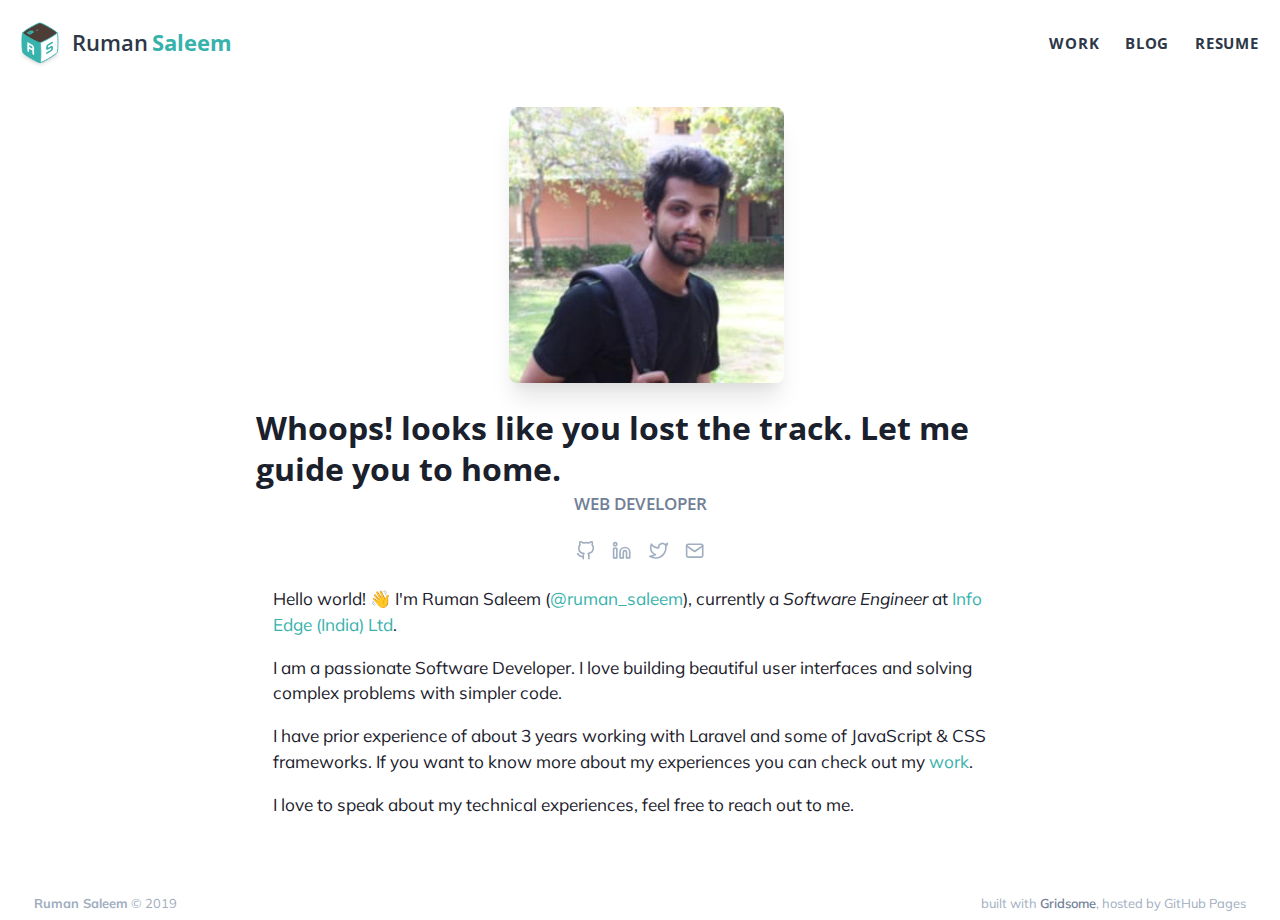
<file: index.html>
<!DOCTYPE html>
<html data-html-server-rendered="true" lang="en" data-vue-tag="lang">
  <head>
    <title data-vue-tag="true">Home - Ruman Saleem</title><meta data-vue-tag="true" charset="utf-8"><meta data-vue-tag="true" name="generator" content="Gridsome v0.6.5"><meta data-vue-tag="true" data-key="viewport" name="viewport" content="width=device-width, initial-scale=1, viewport-fit=cover"><meta data-vue-tag="true" data-key="format-detection" name="format-detection" content="telephone=no"><link data-vue-tag="true" rel="icon" type="image/png" sizes="16x17" href="/assets/static/favicon.ce0531f.3b051f8.png"><link data-vue-tag="true" rel="icon" type="image/png" sizes="32x33" href="/assets/static/favicon.ac8d93a.3b051f8.png"><link data-vue-tag="true" rel="icon" type="image/png" sizes="96x97" href="/assets/static/favicon.b9532cc.3b051f8.png"><link data-vue-tag="true" rel="apple-touch-icon" type="image/png" sizes="76x77" href="/assets/static/favicon.f22e9f3.3b051f8.png"><link data-vue-tag="true" rel="apple-touch-icon" type="image/png" sizes="152x154" href="/assets/static/favicon.62d22cb.3b051f8.png"><link data-vue-tag="true" rel="apple-touch-icon" type="image/png" sizes="120x121" href="/assets/static/favicon.1539b60.3b051f8.png"><link data-vue-tag="true" rel="apple-touch-icon" type="image/png" sizes="167x169" href="/assets/static/favicon.dc0cdc5.3b051f8.png"><link data-vue-tag="true" rel="apple-touch-icon" type="image/png" sizes="180x182" href="/assets/static/favicon.7b22250.3b051f8.png"><link data-vue-tag="true" prefetch="true" rel="stylesheet" href="https://fonts.googleapis.com/css?family=Open+Sans:400,600,700,800&amp;display=swap"><link data-vue-tag="true" prefetch="true" rel="stylesheet" href="https://fonts.googleapis.com/css?family=Muli:300,400,400i,700&amp;display=swap"><noscript data-vue-tag="true" ><style>.g-image--loading{display:none;}</style></noscript><link rel="preload" href="/assets/css/1.styles.74a27e79.css" as="style"><link rel="preload" href="/assets/js/app.4be2b7c7.js" as="script"><link rel="preload" href="/assets/js/page--src--pages--index-vue.a8c343c5.js" as="script"><link rel="prefetch" href="/assets/js/page--src--pages--404-vue.34b04264.js"><link rel="prefetch" href="/assets/js/page--src--pages--blog-vue.c2eff53d.js"><link rel="prefetch" href="/assets/js/page--src--pages--resume-vue.38adaaad.js"><link rel="prefetch" href="/assets/js/page--src--pages--work-vue.c6d4383b.js"><link rel="prefetch" href="/assets/js/page--src--templates--blog-post-vue.f62b1c23.js"><link rel="prefetch" href="/assets/js/vendors~page--src--pages--blog-vue~page--src--pages--index-vue~page--src--pages--resume-vue~page--sr~06fe6185.b87edc87.js"><link rel="stylesheet" href="/assets/css/1.styles.74a27e79.css">
  </head>
  <body data-vue-tag="">
    <div id="app" data-server-rendered="true" class="min-h-screen flex flex-col text-gray-900 leading-tight"><div class="py-2 sm:py-4 font-sans print:hidden text-gray-800"><div class="container mx-auto px-4 flex flex-col sm:flex-row justify-between items-center"><a href="/" class="inline-flex items-center text-xl text-teal-500 mb-2 sm:mb-0 active--exact active"><svg viewBox="0 0 99.9 112" xmlns="http://www.w3.org/2000/svg" class="logo h-12 mr-2"><defs><filter id="ruman-saleem-logo_svg__a" x="-.172" y="-.3" width="1.34" height="1.6" color-interpolation-filters="sRGB"><feGaussianBlur stdDeviation="5.329"></feGaussianBlur></filter></defs><path d="M49.9 99.4c-5.26 0-37.1-18.3-37.1-21.3s32-21.3 37.1-21.3c5.26 0 37.1 18.3 37.1 21.3 0 3.02-32 21.3-37.1 21.3z" fill="rgba(128, 128, 128, 0.6)" filter="url(#ruman-saleem-logo_svg__a)" class="ruman-saleem-logo_svg__shadow"></path><g class="ruman-saleem-logo_svg__cube"><path d="M87 77.3c2.64-4.57 2.76-41.5.194-43s-34.5 17.1-37.1 21.6c-2.64 4.57-2.76 41.5-.194 43 2.61 1.51 34.5-17.1 37.1-21.6z" fill="#fff" stroke="currentColor" stroke-width="1.96"></path><path d="M76.8 72.1q-1.26 1.99-3.1 3.06l-8.45 4.88q-.891.514-1.44.283-.517-.247-.517-1.14 0-.804.517-1.65.546-.861 1.44-1.38l8.91-5.14v-4.14l-6.49 3.75q-1.92 1.11-3.19.548-1.18-.469-1.18-2.42v-3.07q0-1.87 1.26-3.89 1.29-2.04 3.13-3.1l8.45-4.88q.862-.498 1.41-.267.546.231.546 1.09 0 .833-.546 1.69-.546.861-1.41 1.36l-8.91 5.14v4.14l6.43-3.72q1.84-1.06 3.13-.544 1.29.518 1.29 2.36v3.39q0 1.61-1.29 3.65z" fill="currentColor"></path><path d="M12.8 77.3c-2.64-4.57-2.76-41.5-.194-43s34.5 17.1 37.1 21.6c2.64 4.57 2.76 41.5.194 43-2.61 1.51-34.5-17.1-37.1-21.6z" fill="currentColor" stroke="currentColor" stroke-width="1.96"></path><path d="M37.2 75.4v5.4q0 1.03-.603 1.26-.575.243-1.35-.205-.804-.464-1.41-1.39-.575-.906-.575-1.91v-5.89l-6.92-4v6.06q0 .919-.603 1.09-.575.185-1.35-.262-.804-.464-1.41-1.33-.575-.849-.575-1.77v-18l10.4 5.99q1.81 1.04 3.1 3.06 1.32 2.03 1.32 3.87v3.19q0 .661-.345 1.18-.345.49-.804.57 1.15 1.55 1.15 3.08zm-3.96-6.63l.029-4.12-6.92-4v4.14z" fill="#fff"></path><path d="M49.7 55.6c-5.26 0-37.1-18.3-37.1-21.3S44.6 13 49.7 13c5.26 0 37.1 18.3 37.1 21.3 0 3.02-32 21.3-37.1 21.3z" fill="#4c3e37" stroke="currentColor" stroke-width="1.96"></path><path d="M28.9 29.5l-8.23 4.75 7.36 4.25 8.23-4.75-.881-3.74zm1.23 3.03c.243.235.37.474.381.718.005.24-.157.454-.485.644a2.464 2.464 0 0 1-.61.246 8.728 8.728 0 0 1-.708.139c-.24.037-.48.078-.72.122a1.741 1.741 0 0 0-.57.189c-.17.098-.24.216-.21.355.023.135.098.283.225.445l-.79.163c-.243-.235-.367-.472-.371-.712-.011-.243.147-.46.475-.649.182-.105.388-.185.62-.241.225-.06.457-.108.698-.145.24-.037.477-.076.711-.117.239-.044.433-.109.579-.194.17-.098.243-.215.22-.35a1.135 1.135 0 0 0-.235-.45z" fill="currentColor"></path><path d="M41.7 30.3l-.65-.376 4.87-2.81.65.376z" fill="#ccc"></path></g></svg><span class="text-gray-800 font-semibold whitespace-no-wrap">Ruman</span><span class="text-teal-500 font-bold ml-1">Saleem</span></a><nav class="flex items-center -mx-2"><a href="/work" class="nav-link">Work</a><a href="/blog" class="nav-link">Blog</a><a href="/resume" class="nav-link">Resume</a></nav></div></div><div class="container mx-auto px-4 flex-1 h-full"><div class="narrow-container mx-auto flex flex-col items-center py-4 mb-8"><img alt="A portrait of Ruman Saleem" src="/assets/static/ruman-saleem.4d14c49.9435a10.jpg" class="h-64 mt-1 ml-3 mb-6 shadow-xl rounded-lg g-image"><h2 class="text-3xl font-sans font-bold mb-1">Ruman Saleem</h2><h3 class="text-gray-600 uppercase font-sans font-semibold mb-6">Web Developer</h3><ul class="flex justify-center items-center -mx-2 mb-6 text-lg"><li class="mx-2"><a href="https://github.com/rumansaleem/" title="GitHub" class="text-gray-500 hover:text-black"><svg viewBox="0 0 24 24" stroke-width="2" fill="none" stroke="currentColor" stroke-linecap="round" stroke-linejoin="round" class="h-current"><path d="M9 19c-5 1.5-5-2.5-7-3m14 6v-3.87a3.37 3.37 0 0 0-.94-2.61c3.14-.35 6.44-1.54 6.44-7A5.44 5.44 0 0 0 20 4.77 5.07 5.07 0 0 0 19.91 1S18.73.65 16 2.48a13.38 13.38 0 0 0-7 0C6.27.65 5.09 1 5.09 1A5.07 5.07 0 0 0 5 4.77a5.44 5.44 0 0 0-1.5 3.78c0 5.42 3.3 6.61 6.44 7A3.37 3.37 0 0 0 9 18.13V22"></path></svg></a></li><li class="mx-2"><a href="https://www.linkedin.com/in/ruman-saleem-3947ba122/" title="LinkedIn" class="text-gray-500 hover:text-blue-700"><svg viewBox="0 0 24 24" stroke-width="2" fill="none" stroke="currentColor" stroke-linecap="round" stroke-linejoin="round" class="h-current"><path d="M16 8a6 6 0 0 1 6 6v7h-4v-7a2 2 0 0 0-2-2 2 2 0 0 0-2 2v7h-4v-7a6 6 0 0 1 6-6z"></path><rect x="2" y="9" width="4" height="12"></rect><circle cx="4" cy="4" r="2"></circle></svg></a></li><li class="mx-2"><a href="https://twitter.com/ruman_saleem" title="Twitter" class="text-gray-500 hover:text-blue-400"><svg viewBox="0 0 24 24" stroke-width="2" fill="none" stroke="currentColor" stroke-linecap="round" stroke-linejoin="round" class="h-current"><path d="M23 3a10.9 10.9 0 0 1-3.14 1.53 4.48 4.48 0 0 0-7.86 3v1A10.66 10.66 0 0 1 3 4s-4 9 5 13a11.64 11.64 0 0 1-7 2c9 5 20 0 20-11.5a4.5 4.5 0 0 0-.08-.83A7.72 7.72 0 0 0 23 3z"></path></svg></a></li><li class="mx-2"><a href="mailto:ruman.mcs18.du@gmail.com" title="Email" class="text-gray-500 hover:text-teal-500"><svg viewBox="0 0 24 24" stroke-width="2" fill="none" stroke="currentColor" stroke-linecap="round" stroke-linejoin="round" class="h-current"><path d="M4 4h16c1.1 0 2 .9 2 2v12c0 1.1-.9 2-2 2H4c-1.1 0-2-.9-2-2V6c0-1.1.9-2 2-2z"></path><polyline points="22,6 12,13 2,6"></polyline></svg></a></li></ul><div class="px-4 about-md-content leading-normal"><p>Hello world! 👋 I'm Ruman Saleem (<a href="//twitter.com/ruman_saleem">@ruman_saleem</a>), currently a <em>Software Engineer</em> at <a href="//infoedge.com">Info Edge (India) Ltd</a>.</p>
<p>I am a passionate Software Developer. I love building beautiful user interfaces and solving complex problems with simpler code. </p>
<p>I have prior experience of about 3 years working with Laravel and some of JavaScript &#x26; CSS frameworks.
If you want to know more about my experiences you can check out my <a href="/work">work</a>.</p>
<p>I love to speak about my technical experiences, feel free to reach out to me. </p>
</div></div></div><footer class="bg-white text-gray-500 text-xs mt-4 print:hidden"><p class="text-center py-2 px-8 flex justify-between"><span><b>Ruman Saleem</b> © 2019</span><span>built with <a href="https://gridsome.org" class="link text-gray-600 font-semibold">Gridsome</a>, hosted by GitHub Pages</span></p></footer></div>
    <script>window.__INITIAL_STATE__={"data":{"allAbout":{"edges":[{"node":{"name":"Ruman Saleem","title":"Web Developer","image":{"type":"image","mimeType":"image\u002Fjpeg","src":"\u002Fassets\u002Fstatic\u002Fruman-saleem.4d14c49.9435a10.jpg","size":{"width":319,"height":319},"sizes":"(max-width: 319px) 100vw, 319px","srcset":["\u002Fassets\u002Fstatic\u002Fruman-saleem.4d14c49.9435a10.jpg 319w"],"dataUri":"data:image\u002Fsvg+xml,%3csvg fill='none' viewBox='0 0 319 319' xmlns='http:\u002F\u002Fwww.w3.org\u002F2000\u002Fsvg' xmlns:xlink='http:\u002F\u002Fwww.w3.org\u002F1999\u002Fxlink'%3e%3cdefs%3e%3cfilter id='__svg-blur-0'%3e%3cfeGaussianBlur in='SourceGraphic' stdDeviation='40'\u002F%3e%3c\u002Ffilter%3e%3c\u002Fdefs%3e%3cimage x='0' y='0' filter='url(%23__svg-blur-0)' width='319' height='319' xlink:href='data:image\u002Fjpeg%3bbase64%2c\u002F9j\u002F2wBDAAYEBQYFBAYGBQYHBwYIChAKCgkJChQODwwQFxQYGBcUFhYaHSUfGhsjHBYWICwgIyYnKSopGR8tMC0oMCUoKSj\u002F2wBDAQcHBwoIChMKChMoGhYaKCgoKCgoKCgoKCgoKCgoKCgoKCgoKCgoKCgoKCgoKCgoKCgoKCgoKCgoKCgoKCgoKCj\u002FwAARCABAAEADASIAAhEBAxEB\u002F8QAHAAAAgIDAQEAAAAAAAAAAAAABQYEBwIDCAAB\u002F8QAMhAAAgEDAgQFBAECBwAAAAAAAQIDBAURACEGEjFBEyJRYXEHFDKBkSOhCEJygrHB8f\u002FEABkBAAIDAQAAAAAAAAAAAAAAAAMEAAECBf\u002FEACARAAICAgIDAQEAAAAAAAAAAAECABEDIRIxE0FRBGH\u002F2gAMAwEAAhEDEQA\u002FAL8MkVNWBMSGGXPhhF3J64Pr0O%2btok54UcCVAxwWYbAe%2bsL1GaamSoIcxxHJUZOx7fzqDHJV4kaoSRYTkLy9Bnsw7f30ty1RlVUlwVQhn6vJg\u002FmDgH20fp6mGoiYs%2bB6E4IGkupd3h5d43U4Kvls7ddY0teKaZXqGUhV\u002FI7Aj96hJUaEgMaL2KxLfVm2RRvU8uYQ4yGOO%2bhdvkvknDytXRKlz3PKFXyHO23TGPfOqg46%2btlRBc5aC3QPFHCSCxGS\u002Fp06DQKz\u002FW%2b4yVRjqGYwDqHxhh6e2mG\u002FGrA0dmbLn5L88Ovl56uWRIicRERtvj56ZGTpZ4jlq4XqoYDhBGWQO4Yuc9h66g8M\u002FUi38Q2WUpzU0kZZZVZV5RnoAfffBxpc4irJvGofB887YZSh26nYk\u002FrXN8LK3FvUExhy71dawiV5pucrkqDjrkDYdemdQqmurmVJXrKl2TZo2kPKwPXRXiNFlutvq12RfDgcgjBJDDt741qqqULnIxozqdVOvgxoF3F6qqHaNpKaeRH5sCBpCw5cdz3Oh1bcJZKeoIM6SGJvKHyrHGwwdFXp0MkoLAEOdjryUiE52%2be2oFa5vxY6lRcBOIZq253dlWlH9BS685LdSBondrTYq8R1sMiRROeUbFCTnpgd9GTdKK00VVb6u3DHilxFyknzHCn13G%2bsvvrVdDQUE9u%2by%2b1ctGWXysepP8b6cdj3AIgAruDeHaumtdtqKZKd5WNcZG5gQromeVSRv6k6JXPjCS4vPVU8tMSAD4LR8oTPZR30FWJUuMnJkRebG\u002FzjS1T08gmVpAQq5LY0Px8m3EnC8blvcT1T1VRSVUf3aRpGI2g8TnSMjOCDgZO\u002F60rVNNeltss8s0yovncyS%2bUp6k9umr%2btEyQ0sKSSEKOqiPJ\u002FnVSf4hOL6GhgisNvjSSaZRLU8w\u002FFc5Vce\u002FX\u002FAN1lDzYIIDkjdRPtDU17qd%2bI6YTAZaOTxA%2bPbI3%2bc6mS3uHh240yR1Zmp5ZEjmkxsi53OP7d%2b%2bqlnu9TNGI2bPI3MmP8vxqeKw1MAMvmV13B10VxY\u002Fm5AN8o8\u002FUP7i635rjRyASgjAG4IHTWqwWC913MIZqZmTdovG52Qkdx1HXSJS32st7GEkyxrsAx3X4Ot8XENVT14uNuLUtQjmReVieu53%2bf%2bdLDG1kNG8uVWW079yyH4VvcatmINg7ENsdRZuEL2wVvBxzbbt011Nwmq3GxW25JGqirpo58EA45lB\u002F70wiFMYZEP%2b0aWUknqKhR8iDeLpbbNbqyvuMUsVHTRlzlsE46ADuSdv3ri3iy8z36\u002FVtzqtpamQvy52UdlHwMDXUn10gSr4altYqMTuVmRye46A%2bx1yVdKSpopCKqF498Anofg6J%2bVVALezIuFlHIjuQy\u002Fm0Qt8pMDL3Rs7%2bh0IJJOdG%2bFrXV3eeogoIjLOqBuUEDbOD1%2bc\u002FrTYajNgXoTRVbzkjuBr7FhopN8YUkaJ8QcO3CyxJNWfbsjnk\u002Foyh%2bU%2b%2bOmd\u002F41r4fsVwvkop7dD4jscElgoUHuTrJcdyypBoid2cF1Ij4SskcEKeAKKEIObtyDTAKhB%2bUbD40t8JUc1s4XtVDXvHLNT0scLsnQsqgHGfjR2nhDuriNcf6txpBT\u002FblDYn\u002F2Q==' \u002F%3e%3c\u002Fsvg%3e"},"links":[{"icon":"github","alt":"GitHub","target":"https:\u002F\u002Fgithub.com\u002Frumansaleem\u002F","color":"black"},{"icon":"linkedin","alt":"LinkedIn","target":"https:\u002F\u002Fwww.linkedin.com\u002Fin\u002Fruman-saleem-3947ba122\u002F","color":"blue-700"},{"icon":"twitter","alt":"Twitter","target":"https:\u002F\u002Ftwitter.com\u002Fruman_saleem","color":"blue-400"},{"icon":"mail","alt":"Email","target":"mailto:ruman.mcs18.du@gmail.com","color":"teal-500"}],"content":"\u003Cp\u003EHello world! 👋 I'm Ruman Saleem (\u003Ca href=\"\u002F\u002Ftwitter.com\u002Fruman_saleem\"\u003E@ruman_saleem\u003C\u002Fa\u003E), currently a \u003Cem\u003ESoftware Engineer\u003C\u002Fem\u003E at \u003Ca href=\"\u002F\u002Finfoedge.com\"\u003EInfo Edge (India) Ltd\u003C\u002Fa\u003E.\u003C\u002Fp\u003E\n\u003Cp\u003EI am a passionate Software Developer. I love building beautiful user interfaces and solving complex problems with simpler code. \u003C\u002Fp\u003E\n\u003Cp\u003EI have prior experience of about 3 years working with Laravel and some of JavaScript &#x26; CSS frameworks.\nIf you want to know more about my experiences you can check out my \u003Ca href=\"\u002Fwork\"\u003Ework\u003C\u002Fa\u003E.\u003C\u002Fp\u003E\n\u003Cp\u003EI love to speak about my technical experiences, feel free to reach out to me. \u003C\u002Fp\u003E\n"}}]}},"context":{}};(function(){var s;(s=document.currentScript||document.scripts[document.scripts.length-1]).parentNode.removeChild(s);}());</script><script src="/assets/js/app.4be2b7c7.js" defer></script><script src="/assets/js/page--src--pages--index-vue.a8c343c5.js" defer></script>
  </body>
</html>
</file>
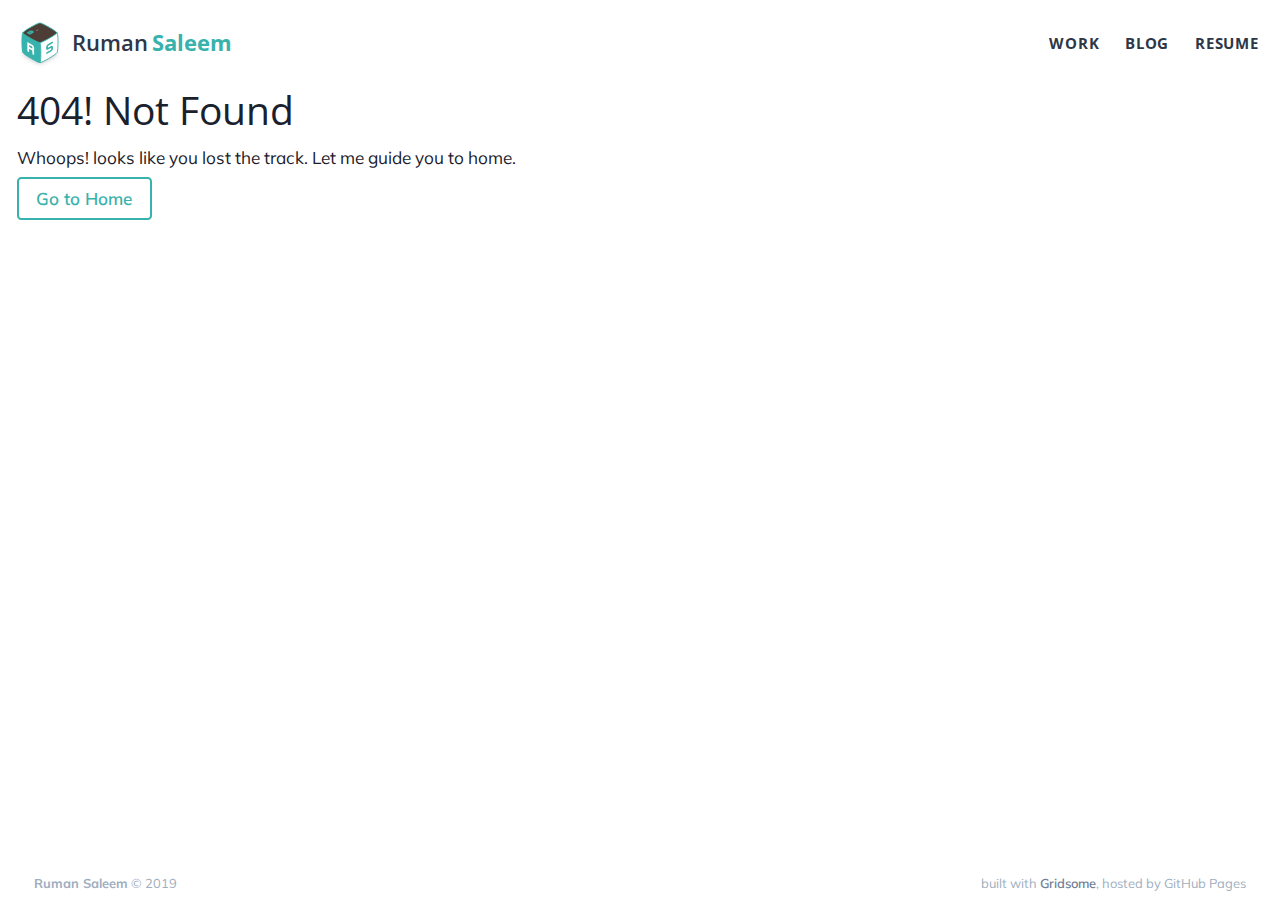
<file: 404/index.html>
<!DOCTYPE html>
<html data-html-server-rendered="true" lang="en" data-vue-tag="lang">
  <head>
    <title data-vue-tag="true">Ruman Saleem - Ruman Saleem</title><meta data-vue-tag="true" charset="utf-8"><meta data-vue-tag="true" name="generator" content="Gridsome v0.6.5"><meta data-vue-tag="true" data-key="viewport" name="viewport" content="width=device-width, initial-scale=1, viewport-fit=cover"><meta data-vue-tag="true" data-key="format-detection" name="format-detection" content="telephone=no"><link data-vue-tag="true" rel="icon" type="image/png" sizes="16x17" href="/assets/static/favicon.ce0531f.3b051f8.png"><link data-vue-tag="true" rel="icon" type="image/png" sizes="32x33" href="/assets/static/favicon.ac8d93a.3b051f8.png"><link data-vue-tag="true" rel="icon" type="image/png" sizes="96x97" href="/assets/static/favicon.b9532cc.3b051f8.png"><link data-vue-tag="true" rel="apple-touch-icon" type="image/png" sizes="76x77" href="/assets/static/favicon.f22e9f3.3b051f8.png"><link data-vue-tag="true" rel="apple-touch-icon" type="image/png" sizes="152x154" href="/assets/static/favicon.62d22cb.3b051f8.png"><link data-vue-tag="true" rel="apple-touch-icon" type="image/png" sizes="120x121" href="/assets/static/favicon.1539b60.3b051f8.png"><link data-vue-tag="true" rel="apple-touch-icon" type="image/png" sizes="167x169" href="/assets/static/favicon.dc0cdc5.3b051f8.png"><link data-vue-tag="true" rel="apple-touch-icon" type="image/png" sizes="180x182" href="/assets/static/favicon.7b22250.3b051f8.png"><link data-vue-tag="true" prefetch="true" rel="stylesheet" href="https://fonts.googleapis.com/css?family=Open+Sans:400,600,700,800&amp;display=swap"><link data-vue-tag="true" prefetch="true" rel="stylesheet" href="https://fonts.googleapis.com/css?family=Muli:300,400,400i,700&amp;display=swap"><noscript data-vue-tag="true" ><style>.g-image--loading{display:none;}</style></noscript><link rel="preload" href="/assets/css/1.styles.74a27e79.css" as="style"><link rel="preload" href="/assets/js/app.4be2b7c7.js" as="script"><link rel="preload" href="/assets/js/page--src--pages--404-vue.34b04264.js" as="script"><link rel="prefetch" href="/assets/js/page--src--pages--blog-vue.c2eff53d.js"><link rel="prefetch" href="/assets/js/page--src--pages--index-vue.a8c343c5.js"><link rel="prefetch" href="/assets/js/page--src--pages--resume-vue.38adaaad.js"><link rel="prefetch" href="/assets/js/page--src--pages--work-vue.c6d4383b.js"><link rel="prefetch" href="/assets/js/page--src--templates--blog-post-vue.f62b1c23.js"><link rel="prefetch" href="/assets/js/vendors~page--src--pages--blog-vue~page--src--pages--index-vue~page--src--pages--resume-vue~page--sr~06fe6185.b87edc87.js"><link rel="stylesheet" href="/assets/css/1.styles.74a27e79.css">
  </head>
  <body data-vue-tag="">
    <div id="app" data-server-rendered="true" class="min-h-screen flex flex-col text-gray-900 leading-tight"><div class="py-2 sm:py-4 font-sans print:hidden text-gray-800"><div class="container mx-auto px-4 flex flex-col sm:flex-row justify-between items-center"><a href="/" class="inline-flex items-center text-xl text-teal-500 mb-2 sm:mb-0 active"><svg viewBox="0 0 99.9 112" xmlns="http://www.w3.org/2000/svg" class="logo h-12 mr-2"><defs><filter id="ruman-saleem-logo_svg__a" x="-.172" y="-.3" width="1.34" height="1.6" color-interpolation-filters="sRGB"><feGaussianBlur stdDeviation="5.329"></feGaussianBlur></filter></defs><path d="M49.9 99.4c-5.26 0-37.1-18.3-37.1-21.3s32-21.3 37.1-21.3c5.26 0 37.1 18.3 37.1 21.3 0 3.02-32 21.3-37.1 21.3z" fill="rgba(128, 128, 128, 0.6)" filter="url(#ruman-saleem-logo_svg__a)" class="ruman-saleem-logo_svg__shadow"></path><g class="ruman-saleem-logo_svg__cube"><path d="M87 77.3c2.64-4.57 2.76-41.5.194-43s-34.5 17.1-37.1 21.6c-2.64 4.57-2.76 41.5-.194 43 2.61 1.51 34.5-17.1 37.1-21.6z" fill="#fff" stroke="currentColor" stroke-width="1.96"></path><path d="M76.8 72.1q-1.26 1.99-3.1 3.06l-8.45 4.88q-.891.514-1.44.283-.517-.247-.517-1.14 0-.804.517-1.65.546-.861 1.44-1.38l8.91-5.14v-4.14l-6.49 3.75q-1.92 1.11-3.19.548-1.18-.469-1.18-2.42v-3.07q0-1.87 1.26-3.89 1.29-2.04 3.13-3.1l8.45-4.88q.862-.498 1.41-.267.546.231.546 1.09 0 .833-.546 1.69-.546.861-1.41 1.36l-8.91 5.14v4.14l6.43-3.72q1.84-1.06 3.13-.544 1.29.518 1.29 2.36v3.39q0 1.61-1.29 3.65z" fill="currentColor"></path><path d="M12.8 77.3c-2.64-4.57-2.76-41.5-.194-43s34.5 17.1 37.1 21.6c2.64 4.57 2.76 41.5.194 43-2.61 1.51-34.5-17.1-37.1-21.6z" fill="currentColor" stroke="currentColor" stroke-width="1.96"></path><path d="M37.2 75.4v5.4q0 1.03-.603 1.26-.575.243-1.35-.205-.804-.464-1.41-1.39-.575-.906-.575-1.91v-5.89l-6.92-4v6.06q0 .919-.603 1.09-.575.185-1.35-.262-.804-.464-1.41-1.33-.575-.849-.575-1.77v-18l10.4 5.99q1.81 1.04 3.1 3.06 1.32 2.03 1.32 3.87v3.19q0 .661-.345 1.18-.345.49-.804.57 1.15 1.55 1.15 3.08zm-3.96-6.63l.029-4.12-6.92-4v4.14z" fill="#fff"></path><path d="M49.7 55.6c-5.26 0-37.1-18.3-37.1-21.3S44.6 13 49.7 13c5.26 0 37.1 18.3 37.1 21.3 0 3.02-32 21.3-37.1 21.3z" fill="#4c3e37" stroke="currentColor" stroke-width="1.96"></path><path d="M28.9 29.5l-8.23 4.75 7.36 4.25 8.23-4.75-.881-3.74zm1.23 3.03c.243.235.37.474.381.718.005.24-.157.454-.485.644a2.464 2.464 0 0 1-.61.246 8.728 8.728 0 0 1-.708.139c-.24.037-.48.078-.72.122a1.741 1.741 0 0 0-.57.189c-.17.098-.24.216-.21.355.023.135.098.283.225.445l-.79.163c-.243-.235-.367-.472-.371-.712-.011-.243.147-.46.475-.649.182-.105.388-.185.62-.241.225-.06.457-.108.698-.145.24-.037.477-.076.711-.117.239-.044.433-.109.579-.194.17-.098.243-.215.22-.35a1.135 1.135 0 0 0-.235-.45z" fill="currentColor"></path><path d="M41.7 30.3l-.65-.376 4.87-2.81.65.376z" fill="#ccc"></path></g></svg><span class="text-gray-800 font-semibold whitespace-no-wrap">Ruman</span><span class="text-teal-500 font-bold ml-1">Saleem</span></a><nav class="flex items-center -mx-2"><a href="/work" class="nav-link">Work</a><a href="/blog" class="nav-link">Blog</a><a href="/resume" class="nav-link">Resume</a></nav></div></div><div class="container mx-auto px-4 flex-1 h-full"><div class="h-full flex flex-col justify-center"><h1 class="text-4xl font-normal mb-3">404! Not Found</h1><p class="mb-2">
            Whoops! looks like you lost the track. Let me guide you to home.
        </p><p><a href="/" class="inline-block px-4 py-2 bg-white border-2 border-teal-500 rounded text-teal-500 font-semibold active">Go to Home</a></p></div></div><footer class="bg-white text-gray-500 text-xs mt-4 print:hidden"><p class="text-center py-2 px-8 flex justify-between"><span><b>Ruman Saleem</b> © 2019</span><span>built with <a href="https://gridsome.org" class="link text-gray-600 font-semibold">Gridsome</a>, hosted by GitHub Pages</span></p></footer></div>
    <script src="/assets/js/app.4be2b7c7.js" defer></script><script src="/assets/js/page--src--pages--404-vue.34b04264.js" defer></script>
  </body>
</html>
</file>
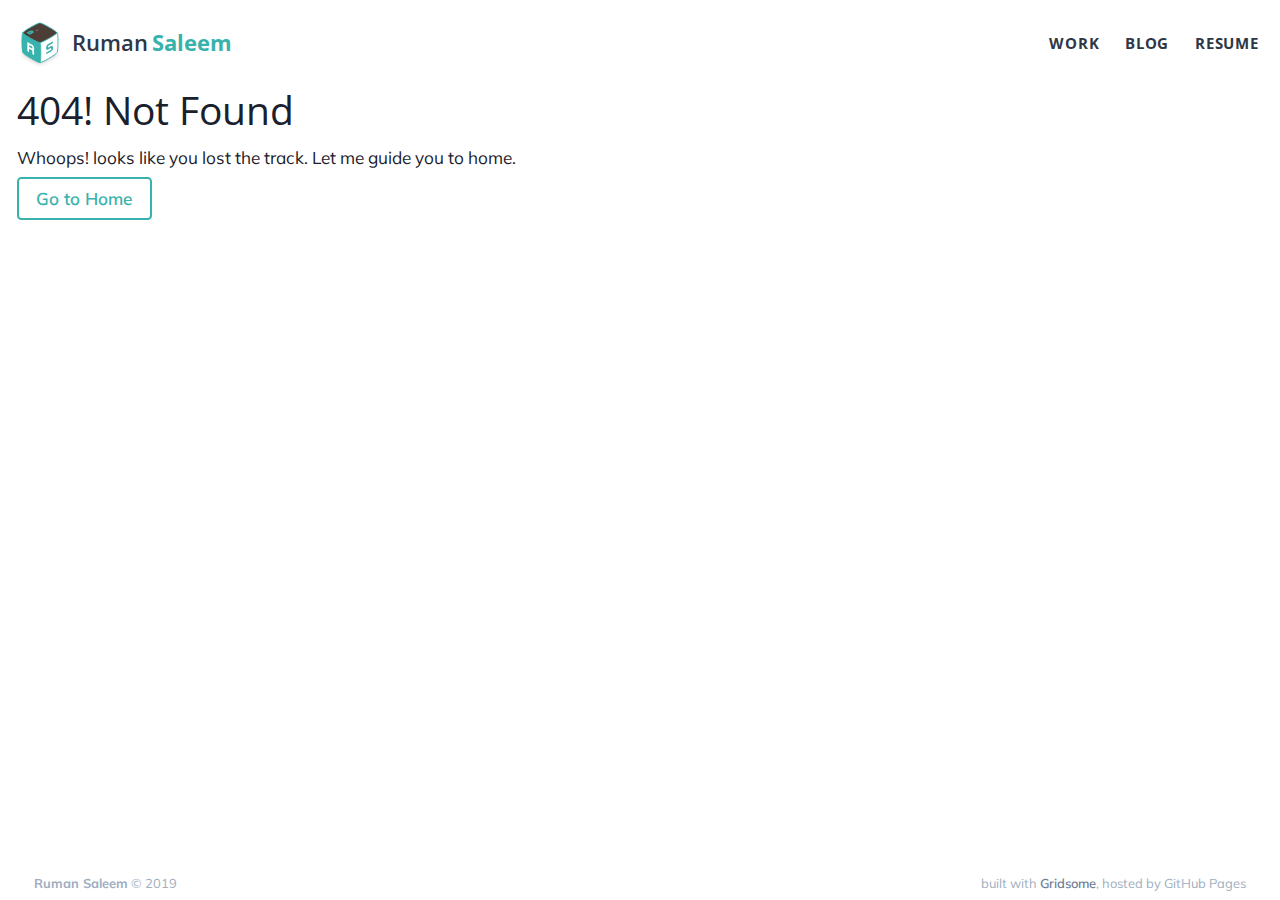
<file: resume/index.html>
<!DOCTYPE html>
<html data-html-server-rendered="true" lang="en" class="smaller" data-vue-tag="lang,class">
  <head>
    <title data-vue-tag="true">Resume - Ruman Saleem</title><meta data-vue-tag="true" charset="utf-8"><meta data-vue-tag="true" name="generator" content="Gridsome v0.6.5"><meta data-vue-tag="true" data-key="viewport" name="viewport" content="width=device-width, initial-scale=1, viewport-fit=cover"><meta data-vue-tag="true" data-key="format-detection" name="format-detection" content="telephone=no"><link data-vue-tag="true" rel="icon" type="image/png" sizes="16x17" href="/assets/static/favicon.ce0531f.3b051f8.png"><link data-vue-tag="true" rel="icon" type="image/png" sizes="32x33" href="/assets/static/favicon.ac8d93a.3b051f8.png"><link data-vue-tag="true" rel="icon" type="image/png" sizes="96x97" href="/assets/static/favicon.b9532cc.3b051f8.png"><link data-vue-tag="true" rel="apple-touch-icon" type="image/png" sizes="76x77" href="/assets/static/favicon.f22e9f3.3b051f8.png"><link data-vue-tag="true" rel="apple-touch-icon" type="image/png" sizes="152x154" href="/assets/static/favicon.62d22cb.3b051f8.png"><link data-vue-tag="true" rel="apple-touch-icon" type="image/png" sizes="120x121" href="/assets/static/favicon.1539b60.3b051f8.png"><link data-vue-tag="true" rel="apple-touch-icon" type="image/png" sizes="167x169" href="/assets/static/favicon.dc0cdc5.3b051f8.png"><link data-vue-tag="true" rel="apple-touch-icon" type="image/png" sizes="180x182" href="/assets/static/favicon.7b22250.3b051f8.png"><link data-vue-tag="true" prefetch="true" rel="stylesheet" href="https://fonts.googleapis.com/css?family=Open+Sans:400,600,700,800&amp;display=swap"><link data-vue-tag="true" prefetch="true" rel="stylesheet" href="https://fonts.googleapis.com/css?family=Muli:300,400,400i,700&amp;display=swap"><noscript data-vue-tag="true" ><style>.g-image--loading{display:none;}</style></noscript><link rel="preload" href="/assets/css/1.styles.74a27e79.css" as="style"><link rel="preload" href="/assets/js/app.4be2b7c7.js" as="script"><link rel="preload" href="/assets/js/page--src--pages--resume-vue.38adaaad.js" as="script"><link rel="prefetch" href="/assets/js/page--src--pages--404-vue.34b04264.js"><link rel="prefetch" href="/assets/js/page--src--pages--blog-vue.c2eff53d.js"><link rel="prefetch" href="/assets/js/page--src--pages--index-vue.a8c343c5.js"><link rel="prefetch" href="/assets/js/page--src--pages--work-vue.c6d4383b.js"><link rel="prefetch" href="/assets/js/page--src--templates--blog-post-vue.f62b1c23.js"><link rel="prefetch" href="/assets/js/vendors~page--src--pages--blog-vue~page--src--pages--index-vue~page--src--pages--resume-vue~page--sr~06fe6185.b87edc87.js"><link rel="stylesheet" href="/assets/css/1.styles.74a27e79.css">
  </head>
  <body class="smaller" data-vue-tag="class">
    <div id="app" data-server-rendered="true" class="min-h-screen flex flex-col text-gray-900 leading-tight md:bg-gray-100 print:bg-white"><div class="py-2 sm:py-4 font-sans print:hidden text-gray-800"><div class="container mx-auto px-4 flex flex-col sm:flex-row justify-between items-center"><a href="/" class="inline-flex items-center text-xl text-teal-500 mb-2 sm:mb-0 active"><svg viewBox="0 0 99.9 112" xmlns="http://www.w3.org/2000/svg" class="logo h-12 mr-2"><defs><filter id="ruman-saleem-logo_svg__a" x="-.172" y="-.3" width="1.34" height="1.6" color-interpolation-filters="sRGB"><feGaussianBlur stdDeviation="5.329"></feGaussianBlur></filter></defs><path d="M49.9 99.4c-5.26 0-37.1-18.3-37.1-21.3s32-21.3 37.1-21.3c5.26 0 37.1 18.3 37.1 21.3 0 3.02-32 21.3-37.1 21.3z" fill="rgba(128, 128, 128, 0.6)" filter="url(#ruman-saleem-logo_svg__a)" class="ruman-saleem-logo_svg__shadow"></path><g class="ruman-saleem-logo_svg__cube"><path d="M87 77.3c2.64-4.57 2.76-41.5.194-43s-34.5 17.1-37.1 21.6c-2.64 4.57-2.76 41.5-.194 43 2.61 1.51 34.5-17.1 37.1-21.6z" fill="#fff" stroke="currentColor" stroke-width="1.96"></path><path d="M76.8 72.1q-1.26 1.99-3.1 3.06l-8.45 4.88q-.891.514-1.44.283-.517-.247-.517-1.14 0-.804.517-1.65.546-.861 1.44-1.38l8.91-5.14v-4.14l-6.49 3.75q-1.92 1.11-3.19.548-1.18-.469-1.18-2.42v-3.07q0-1.87 1.26-3.89 1.29-2.04 3.13-3.1l8.45-4.88q.862-.498 1.41-.267.546.231.546 1.09 0 .833-.546 1.69-.546.861-1.41 1.36l-8.91 5.14v4.14l6.43-3.72q1.84-1.06 3.13-.544 1.29.518 1.29 2.36v3.39q0 1.61-1.29 3.65z" fill="currentColor"></path><path d="M12.8 77.3c-2.64-4.57-2.76-41.5-.194-43s34.5 17.1 37.1 21.6c2.64 4.57 2.76 41.5.194 43-2.61 1.51-34.5-17.1-37.1-21.6z" fill="currentColor" stroke="currentColor" stroke-width="1.96"></path><path d="M37.2 75.4v5.4q0 1.03-.603 1.26-.575.243-1.35-.205-.804-.464-1.41-1.39-.575-.906-.575-1.91v-5.89l-6.92-4v6.06q0 .919-.603 1.09-.575.185-1.35-.262-.804-.464-1.41-1.33-.575-.849-.575-1.77v-18l10.4 5.99q1.81 1.04 3.1 3.06 1.32 2.03 1.32 3.87v3.19q0 .661-.345 1.18-.345.49-.804.57 1.15 1.55 1.15 3.08zm-3.96-6.63l.029-4.12-6.92-4v4.14z" fill="#fff"></path><path d="M49.7 55.6c-5.26 0-37.1-18.3-37.1-21.3S44.6 13 49.7 13c5.26 0 37.1 18.3 37.1 21.3 0 3.02-32 21.3-37.1 21.3z" fill="#4c3e37" stroke="currentColor" stroke-width="1.96"></path><path d="M28.9 29.5l-8.23 4.75 7.36 4.25 8.23-4.75-.881-3.74zm1.23 3.03c.243.235.37.474.381.718.005.24-.157.454-.485.644a2.464 2.464 0 0 1-.61.246 8.728 8.728 0 0 1-.708.139c-.24.037-.48.078-.72.122a1.741 1.741 0 0 0-.57.189c-.17.098-.24.216-.21.355.023.135.098.283.225.445l-.79.163c-.243-.235-.367-.472-.371-.712-.011-.243.147-.46.475-.649.182-.105.388-.185.62-.241.225-.06.457-.108.698-.145.24-.037.477-.076.711-.117.239-.044.433-.109.579-.194.17-.098.243-.215.22-.35a1.135 1.135 0 0 0-.235-.45z" fill="currentColor"></path><path d="M41.7 30.3l-.65-.376 4.87-2.81.65.376z" fill="#ccc"></path></g></svg><span class="text-gray-800 font-semibold whitespace-no-wrap">Ruman</span><span class="text-teal-500 font-bold ml-1">Saleem</span></a><nav class="flex items-center -mx-2"><a href="/work" class="nav-link">Work</a><a href="/blog" class="nav-link">Blog</a><a href="/resume" class="nav-link active--exact active">Resume</a></nav></div></div><div class="container mx-auto px-4 flex-1 h-full"><div class="resume print:p-0 print:border-0 bg-white md:p-8 md:pl-12 md:border md:border-gray-600 resume-wrapper narrow-container mx-auto text-gray-900 leading-tight mt-8 print:mt-0"><div class="personal-area"><h1 class="text-3xl">Ruman Saleem</h1><h3 class="uppercase text-gray-600 mb-3">Web Developer</h3><ul><li class="py-1 flex items-center"><svg viewBox="0 0 24 24" stroke-width="2" fill="none" stroke="currentColor" stroke-linecap="round" stroke-linejoin="round" class="h-current mr-2"><path d="M9 19c-5 1.5-5-2.5-7-3m14 6v-3.87a3.37 3.37 0 0 0-.94-2.61c3.14-.35 6.44-1.54 6.44-7A5.44 5.44 0 0 0 20 4.77 5.07 5.07 0 0 0 19.91 1S18.73.65 16 2.48a13.38 13.38 0 0 0-7 0C6.27.65 5.09 1 5.09 1A5.07 5.07 0 0 0 5 4.77a5.44 5.44 0 0 0-1.5 3.78c0 5.42 3.3 6.61 6.44 7A3.37 3.37 0 0 0 9 18.13V22"></path></svg><a href="https://github.com/rumansaleem" class="hover:underline">github.com/rumansaleem</a></li><li class="py-1 flex items-center"><svg viewBox="0 0 24 24" stroke-width="2" fill="none" stroke="currentColor" stroke-linecap="round" stroke-linejoin="round" class="h-current mr-2"><circle cx="12" cy="12" r="10"></circle><line x1="2" y1="12" x2="22" y2="12"></line><path d="M12 2a15.3 15.3 0 0 1 4 10 15.3 15.3 0 0 1-4 10 15.3 15.3 0 0 1-4-10 15.3 15.3 0 0 1 4-10z"></path></svg><a href="https://rumansaleem.github.io" class="hover:underline">rumansaleem.github.io</a></li><li class="py-1 flex items-center"><svg viewBox="0 0 24 24" stroke-width="2" fill="none" stroke="currentColor" stroke-linecap="round" stroke-linejoin="round" class="h-current mr-2"><circle cx="12" cy="12" r="4"></circle><path d="M16 8v5a3 3 0 0 0 6 0v-1a10 10 0 1 0-3.92 7.94"></path></svg><a href="mailto:ruman.mcs18.du@gmail.com" class="hover:underline">ruman.mcs18.du@gmail.com</a></li><li class="py-1 flex items-center"><svg viewBox="0 0 24 24" stroke-width="2" fill="none" stroke="currentColor" stroke-linecap="round" stroke-linejoin="round" class="h-current mr-2"><path d="M22 16.92v3a2 2 0 0 1-2.18 2 19.79 19.79 0 0 1-8.63-3.07 19.5 19.5 0 0 1-6-6 19.79 19.79 0 0 1-3.07-8.67A2 2 0 0 1 4.11 2h3a2 2 0 0 1 2 1.72 12.84 12.84 0 0 0 .7 2.81 2 2 0 0 1-.45 2.11L8.09 9.91a16 16 0 0 0 6 6l1.27-1.27a2 2 0 0 1 2.11-.45 12.84 12.84 0 0 0 2.81.7A2 2 0 0 1 22 16.92z"></path></svg><a href="mailto:+918510052301" class="hover:underline">+91-8510052301</a></li></ul></div><div class="education-area"><div class="flex text-sm font-semibold border-b-2 border-gray-800 uppercase cursor-pointer mb-2 no-break-inside no-break-after"><h4 class="leading-none py-2 text-base">Education</h4></div><div class="mb-4"><div class="font-semibold text-gray-700 mb-1"><h4 class="text-gray-900">M.Sc. Computer Science</h4><h5 class="text-sm font-semibold whitespace-no-wrap">2018 - 2020</h5></div><p>Department of Computer Science</p><p>Delhi University</p><!----></div><div class="mb-4"><div class="font-semibold text-gray-700 mb-1"><h4 class="text-gray-900">B.Sc. (H) Computer Science</h4><h5 class="text-sm font-semibold whitespace-no-wrap">2015 - 2018</h5></div><p>Acharya Narendra Dev College</p><p>Delhi University</p><p class="mt-1 text-xs font-semibold">8.12 CGPA</p></div><div class="mb-4"><div class="font-semibold text-gray-700 mb-1"><h4 class="text-gray-900">Intermediate &amp; High School</h4><h5 class="text-sm font-semibold whitespace-no-wrap">2013 - 2015</h5></div><p>Greenwood Sr Sec School, Rampur</p><p>CBSE</p><p class="mt-1 text-xs font-semibold">XII - 91% <br>X - 10 CGPA</p></div></div><div class="skills-area mb-3"><div class="flex text-sm font-semibold border-b-2 border-gray-800 uppercase cursor-pointer mb-2 no-break-inside no-break-after"><h4 class="leading-none py-2 text-base">Skills</h4></div><div class="mb-3"><h4 class="text-xs font-semibold tracking-wider uppercase text-gray-800 mb-1">Frameworks</h4><ul class="text-sm flex flex-wrap -m-1"><li class="leading-none p-1 m-1 border border-gray-700">Laravel</li><li class="leading-none p-1 m-1 border border-gray-700">Laravel Livewire</li><li class="leading-none p-1 m-1 border border-gray-700">AlpineJS</li><li class="leading-none p-1 m-1 border border-gray-700">Tailwind CSS</li><li class="leading-none p-1 m-1 border border-gray-700">Vue.js</li><li class="leading-none p-1 m-1 border border-gray-700">Angular</li></ul></div><div class="mb-3"><h4 class="text-xs font-semibold tracking-wider uppercase text-gray-800 mb-1">Languages</h4><ul class="text-sm flex flex-wrap -m-1"><li class="leading-none p-1 m-1 border border-gray-700">PHP</li><li class="leading-none p-1 m-1 border border-gray-700">JavaScript</li><li class="leading-none p-1 m-1 border border-gray-700">Python</li><li class="leading-none p-1 m-1 border border-gray-700">Java</li></ul></div><div class="mb-3"><h4 class="text-xs font-semibold tracking-wider uppercase text-gray-800 mb-1">Databases</h4><ul class="text-sm flex flex-wrap -m-1"><li class="leading-none p-1 m-1 border border-gray-700">MySQL</li><li class="leading-none p-1 m-1 border border-gray-700">SQLite</li><li class="leading-none p-1 m-1 border border-gray-700">Redis</li></ul></div><div class="mb-3"><h4 class="text-xs font-semibold tracking-wider uppercase text-gray-800 mb-1">Tooling</h4><ul class="text-sm flex flex-wrap -m-1"><li class="leading-none p-1 m-1 border border-gray-700">Git</li><li class="leading-none p-1 m-1 border border-gray-700">Webpack</li><li class="leading-none p-1 m-1 border border-gray-700">npm / Yarn</li><li class="leading-none p-1 m-1 border border-gray-700">Composer</li></ul></div><div class="mb-3"><h4 class="text-xs font-semibold tracking-wider uppercase text-gray-800 mb-1">Others</h4><ul class="text-sm flex flex-wrap -m-1"><li class="leading-none p-1 m-1 border border-gray-700">AWS Lambda, EC2, etc</li><li class="leading-none p-1 m-1 border border-gray-700">Linux</li><li class="leading-none p-1 m-1 border border-gray-700">Vector Drawing - Inkscape</li></ul></div></div><div class="experience-area"><div class="flex text-sm font-semibold border-b-2 border-gray-800 uppercase cursor-pointer mb-2 no-break-inside no-break-after"><h4 class="leading-none py-2 text-base">Work Experience</h4></div><div class="mb-6 no-break-inside"><div class="w-full font-semibold text-gray-700 mb-2"><h4 class="text-gray-900">Pipeline Information Management System</h4><h5 class="text-sm font-semibold">Freelance Frontend Developer</h5><p class="text-gray-600 text-sm font-semibold">June 2020 - July 2020</p></div><div class="flex-1"><ul class="list-disc pl-4"><li class="mb-1">worked for a freelancing agency, who received the project from HPCL.</li><li class="mb-1">built from scratch with <em>Angular 9</em> & <em>TailwindCSS</em> using reactive state management with <em>NgRx</em> & <em>RxJs</em>.</li><li class="mb-1">imlemented mock APIs & actual APIs with swappable implementations.</li><li class="mb-1">developed a feature-rich printable map using <em>leaflet</em> to present various information related to piplines.</li><li class="mb-1">designed and developed a dynamic query builder to query from different type of records on the maps.</li></ul><!----></div></div><div class="mb-6 no-break-inside"><div class="w-full font-semibold text-gray-700 mb-2"><h4 class="text-gray-900">SIP Wealth</h4><h5 class="text-sm font-semibold">Freelance Web Developer</h5><p class="text-gray-600 text-sm font-semibold">February 2018 - July 2018</p></div><div class="flex-1"><ul class="list-disc pl-4"><li class="mb-1">developed a marketing website for 'SIP Wealth'.</li><li class="mb-1">implemented reactive SIP & tax calculators with charts and tables on website.</li><li class="mb-1">designed and developed a portal from scratch, for online mutual fund investment and previewing customer's investement history with charts and tables.</li><li class="mb-1">followed TDD process to develop the portal.</li></ul><p class="flex items-center font-normal text-gray-900"><svg viewBox="0 0 24 24" stroke-width="2" fill="none" stroke="currentColor" stroke-linecap="round" stroke-linejoin="round" class="h-current mr-2"><path d="M15 7h3a5 5 0 0 1 5 5 5 5 0 0 1-5 5h-3m-6 0H6a5 5 0 0 1-5-5 5 5 0 0 1 5-5h3"></path><line x1="8" y1="12" x2="16" y2="12"></line></svg><a href="https://sipwealth.co.in" class="hover:underline">sipwealth.co.in</a></p></div></div><div class="mb-6 no-break-inside"><div class="w-full font-semibold text-gray-700 mb-2"><h4 class="text-gray-900">Pure Media Imagination</h4><h5 class="text-sm font-semibold">Web Developer (Intern)</h5><p class="text-gray-600 text-sm font-semibold">June 2017 - July 2017</p></div><div class="flex-1"><ul class="list-disc pl-4"><li class="mb-1">developed a marketing website for media agency 'Pure Media Imagination'.</li><li class="mb-1">customized an HTML template to better suit their needs and enhance UI effects.</li><li class="mb-1">developed admin only area to manage their portfolio, users (admin & super admin), change password etc.</li></ul><p class="flex items-center font-normal text-gray-900"><svg viewBox="0 0 24 24" stroke-width="2" fill="none" stroke="currentColor" stroke-linecap="round" stroke-linejoin="round" class="h-current mr-2"><path d="M15 7h3a5 5 0 0 1 5 5 5 5 0 0 1-5 5h-3m-6 0H6a5 5 0 0 1-5-5 5 5 0 0 1 5-5h3"></path><line x1="8" y1="12" x2="16" y2="12"></line></svg><a href="https://thepuremedia.com" class="hover:underline">thepuremedia.com</a></p></div></div></div><div class="projects-area"><div class="flex text-sm font-semibold border-b-2 border-gray-800 uppercase cursor-pointer mb-2 no-break-inside no-break-after"><h4 class="leading-none py-2 text-base">Projects</h4></div><div class="mb-6 no-break-inside"><div class="w-full font-semibold text-gray-700 mb-2"><h4 class="text-gray-900">DUCS Office Portal</h4><h5 class="text-sm font-semibold">Laravel, AlpineJS, Laravel Livewire, TailwindCSS</h5></div><div class="flex-1"><ul class="list-disc pl-4 mb-2"><li class="mb-1"><em>lead</em> the team of 2 other people, as a part of M.Sc curriculum's major project.</li><li class="mb-1">designed and developed portal (officially) for department's office staff, research scholars and supervisors.</li><li class="mb-1">office staff collects (with deadlines) and manages teaching records.</li><li class="mb-1">supervisors manages scholars under them and scholar keep their work updated on the portal.</li><li class="mb-1">implemented authorization with flexible roles and permissions.</li><li class="mb-1">followed TDD and wrote a total of 573 test cases.</li></ul><p class="flex items-center font-normal mb-1"><svg viewBox="0 0 24 24" stroke-width="2" fill="none" stroke="currentColor" stroke-linecap="round" stroke-linejoin="round" class="h-current mr-2"><polyline points="16 18 22 12 16 6"></polyline><polyline points="8 6 2 12 8 18"></polyline></svg><a href="https://github.com/ducs-office/ducs-office-automation" class="hover:underline">github.com/ducs-office/ducs-office-automation</a></p><p class="flex items-center font-normal mb-1"><svg viewBox="0 0 24 24" stroke-width="2" fill="none" stroke="currentColor" stroke-linecap="round" stroke-linejoin="round" class="h-current mr-2"><path d="M15 7h3a5 5 0 0 1 5 5 5 5 0 0 1-5 5h-3m-6 0H6a5 5 0 0 1-5-5 5 5 0 0 1 5-5h3"></path><line x1="8" y1="12" x2="16" y2="12"></line></svg><a href="https://office.cs.du.ac.in" class="hover:underline">office.cs.du.ac.in</a></p></div></div><div class="mb-6 no-break-inside"><div class="w-full font-semibold text-gray-700 mb-2"><h4 class="text-gray-900">Sankalan Portal</h4><h5 class="text-sm font-semibold">Laravel, Vue.js, Tailwind CSS</h5></div><div class="flex-1"><ul class="list-disc pl-4 mb-2"><li class="mb-1">designed and developed website for annual technical festival organised by students of the department.</li><li class="mb-1">implemented online registration system, quiz management and automated scoring.</li><li class="mb-1">wrote automated feature tests, following <em>TDD</em> process along with continuous integration.</li><li class="mb-1">handled deployment with SSL certificate and continuous deployment.</li></ul><p class="flex items-center font-normal mb-1"><svg viewBox="0 0 24 24" stroke-width="2" fill="none" stroke="currentColor" stroke-linecap="round" stroke-linejoin="round" class="h-current mr-2"><polyline points="16 18 22 12 16 6"></polyline><polyline points="8 6 2 12 8 18"></polyline></svg><a href="https://github.com/csdu/sankalan-portal" class="hover:underline">github.com/csdu/sankalan-portal</a></p><p class="flex items-center font-normal mb-1"><svg viewBox="0 0 24 24" stroke-width="2" fill="none" stroke="currentColor" stroke-linecap="round" stroke-linejoin="round" class="h-current mr-2"><path d="M15 7h3a5 5 0 0 1 5 5 5 5 0 0 1-5 5h-3m-6 0H6a5 5 0 0 1-5-5 5 5 0 0 1 5-5h3"></path><line x1="8" y1="12" x2="16" y2="12"></line></svg><a href="https://sankalan-demo.herokuapp.com" class="hover:underline">sankalan-demo.herokuapp.com</a></p></div></div><div class="mb-6 no-break-inside"><div class="w-full font-semibold text-gray-700 mb-2"><h4 class="text-gray-900">Buffer Cache Simulator</h4><h5 class="text-sm font-semibold">Vue.js, Tailwind CSS</h5></div><div class="flex-1"><ul class="list-disc pl-4 mb-2"><li class="mb-1">built a web based simulator to help people understand the working of buffer cache's getblk algorithm as per the UNIX System V.</li><li class="mb-1">used <em>Vue</em> to render data driven visuals.</li><li class="mb-1">used <em>Vuex</em> store for state management.</li></ul><p class="flex items-center font-normal mb-1"><svg viewBox="0 0 24 24" stroke-width="2" fill="none" stroke="currentColor" stroke-linecap="round" stroke-linejoin="round" class="h-current mr-2"><polyline points="16 18 22 12 16 6"></polyline><polyline points="8 6 2 12 8 18"></polyline></svg><a href="https://github.com/rumansaleem/buffercache-getblk" class="hover:underline">github.com/rumansaleem/buffercache-getblk</a></p><p class="flex items-center font-normal mb-1"><svg viewBox="0 0 24 24" stroke-width="2" fill="none" stroke="currentColor" stroke-linecap="round" stroke-linejoin="round" class="h-current mr-2"><path d="M15 7h3a5 5 0 0 1 5 5 5 5 0 0 1-5 5h-3m-6 0H6a5 5 0 0 1-5-5 5 5 0 0 1 5-5h3"></path><line x1="8" y1="12" x2="16" y2="12"></line></svg><a href="https://rumansaleem.github.io/buffercache-getblk" class="hover:underline">rumansaleem.github.io/buffercache-getblk</a></p></div></div></div><div class="hackathons-area no-break-inside"><div class="flex text-sm font-semibold border-b-2 border-gray-800 uppercase cursor-pointer mb-2 no-break-inside no-break-after"><h4 class="leading-none py-2 text-base">Hackathons</h4></div><div class="mb-6"><div class="w-full font-semibold text-gray-700 mb-2"><h4 class="text-gray-900">Smart India Hackathon (2019)</h4><p class="text-sm font-semibold">Kotak Mahindra Bank</p></div><ul class="ml-4 flex-1 list-disc"><li class="mb-1">Our problem was to build a multilingual chat bot for banking system with support for Indic languages.</li><li class="mb-1">I was responsible for converting user's speech to English text and translate English response from server to user's preferred language (text and audio).</li><li class="mb-1">My team was runner-up in the contest.</li></ul></div></div></div><p class="print:hidden text-center text-sm text-gray-600 mt-4 mb-6"><b>Note:</b> Please print using <em>firefox</em> for a better print.
</p><button class="fixed bottom-0 right-0 mb-6 mr-6 bg-teal-500 text-white w-12 h-12 rounded-full flex items-center justify-center shadow-md print:hidden"><svg viewBox="0 0 24 24" stroke-width="2.5" fill="none" stroke="currentColor" stroke-linecap="round" stroke-linejoin="round" class="w-4 h-4"><polyline points="6 9 6 2 18 2 18 9"></polyline><path d="M6 18H4a2 2 0 0 1-2-2v-5a2 2 0 0 1 2-2h16a2 2 0 0 1 2 2v5a2 2 0 0 1-2 2h-2"></path><rect x="6" y="14" width="12" height="8"></rect></svg></button></div><footer class="bg-white text-gray-500 text-xs mt-4 print:hidden"><p class="text-center py-2 px-8 flex justify-between"><span><b>Ruman Saleem</b> © 2019</span><span>built with <a href="https://gridsome.org" class="link text-gray-600 font-semibold">Gridsome</a>, hosted by GitHub Pages</span></p></footer></div>
    <script src="/assets/js/app.4be2b7c7.js" defer></script><script src="/assets/js/page--src--pages--resume-vue.38adaaad.js" defer></script>
  </body>
</html>
</file>
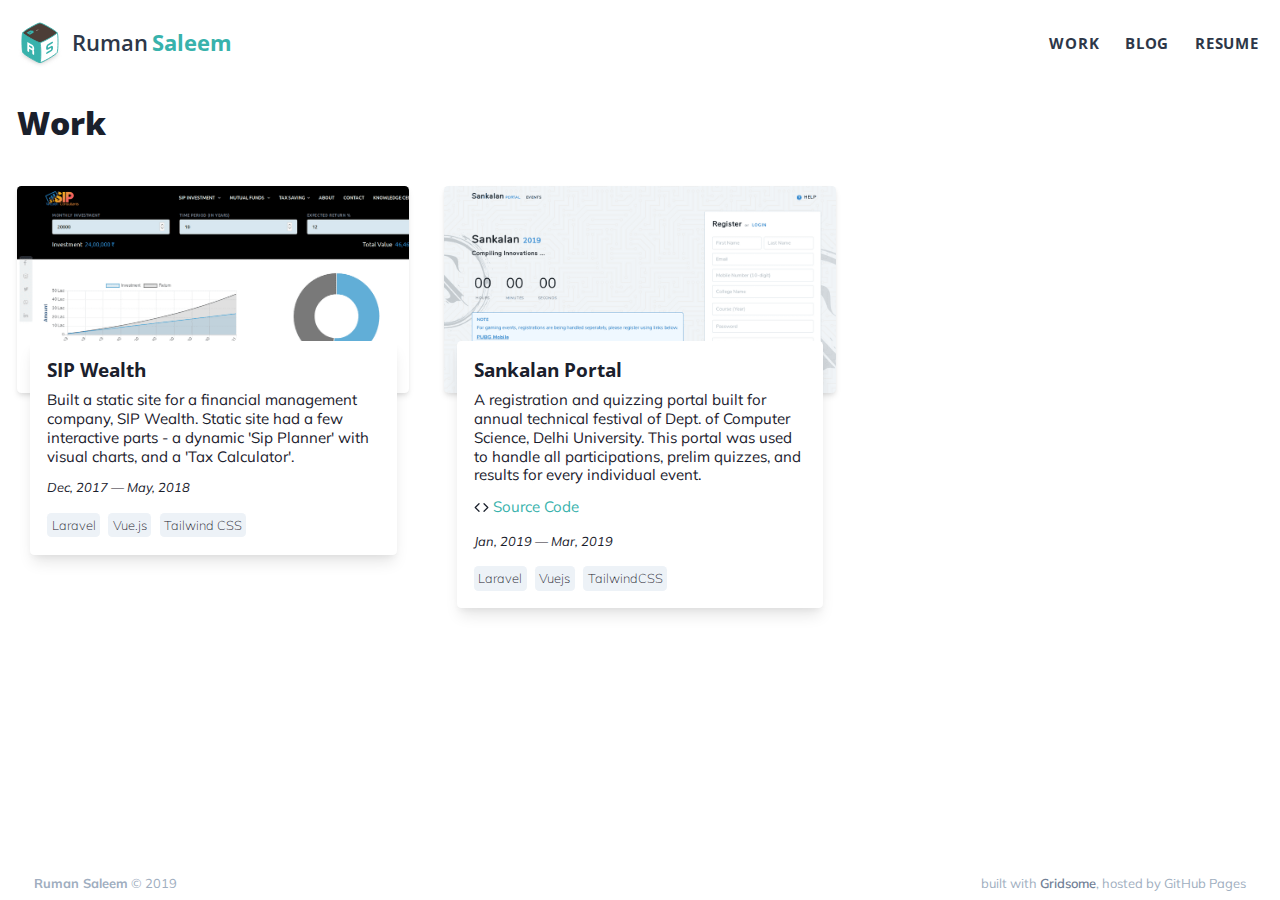
<file: work/index.html>
<!DOCTYPE html>
<html data-html-server-rendered="true" lang="en" data-vue-tag="lang">
  <head>
    <title data-vue-tag="true">Work - Ruman Saleem</title><meta data-vue-tag="true" charset="utf-8"><meta data-vue-tag="true" name="generator" content="Gridsome v0.6.5"><meta data-vue-tag="true" data-key="viewport" name="viewport" content="width=device-width, initial-scale=1, viewport-fit=cover"><meta data-vue-tag="true" data-key="format-detection" name="format-detection" content="telephone=no"><link data-vue-tag="true" rel="icon" type="image/png" sizes="16x17" href="/assets/static/favicon.ce0531f.3b051f8.png"><link data-vue-tag="true" rel="icon" type="image/png" sizes="32x33" href="/assets/static/favicon.ac8d93a.3b051f8.png"><link data-vue-tag="true" rel="icon" type="image/png" sizes="96x97" href="/assets/static/favicon.b9532cc.3b051f8.png"><link data-vue-tag="true" rel="apple-touch-icon" type="image/png" sizes="76x77" href="/assets/static/favicon.f22e9f3.3b051f8.png"><link data-vue-tag="true" rel="apple-touch-icon" type="image/png" sizes="152x154" href="/assets/static/favicon.62d22cb.3b051f8.png"><link data-vue-tag="true" rel="apple-touch-icon" type="image/png" sizes="120x121" href="/assets/static/favicon.1539b60.3b051f8.png"><link data-vue-tag="true" rel="apple-touch-icon" type="image/png" sizes="167x169" href="/assets/static/favicon.dc0cdc5.3b051f8.png"><link data-vue-tag="true" rel="apple-touch-icon" type="image/png" sizes="180x182" href="/assets/static/favicon.7b22250.3b051f8.png"><link data-vue-tag="true" prefetch="true" rel="stylesheet" href="https://fonts.googleapis.com/css?family=Open+Sans:400,600,700,800&amp;display=swap"><link data-vue-tag="true" prefetch="true" rel="stylesheet" href="https://fonts.googleapis.com/css?family=Muli:300,400,400i,700&amp;display=swap"><noscript data-vue-tag="true" ><style>.g-image--loading{display:none;}</style></noscript><link rel="preload" href="/assets/css/1.styles.74a27e79.css" as="style"><link rel="preload" href="/assets/js/app.4be2b7c7.js" as="script"><link rel="preload" href="/assets/js/page--src--pages--work-vue.c6d4383b.js" as="script"><link rel="prefetch" href="/assets/js/page--src--pages--404-vue.34b04264.js"><link rel="prefetch" href="/assets/js/page--src--pages--blog-vue.c2eff53d.js"><link rel="prefetch" href="/assets/js/page--src--pages--index-vue.a8c343c5.js"><link rel="prefetch" href="/assets/js/page--src--pages--resume-vue.38adaaad.js"><link rel="prefetch" href="/assets/js/page--src--templates--blog-post-vue.f62b1c23.js"><link rel="prefetch" href="/assets/js/vendors~page--src--pages--blog-vue~page--src--pages--index-vue~page--src--pages--resume-vue~page--sr~06fe6185.b87edc87.js"><link rel="stylesheet" href="/assets/css/1.styles.74a27e79.css">
  </head>
  <body data-vue-tag="">
    <div id="app" data-server-rendered="true" class="min-h-screen flex flex-col text-gray-900 leading-tight"><div class="py-2 sm:py-4 font-sans print:hidden text-gray-800"><div class="container mx-auto px-4 flex flex-col sm:flex-row justify-between items-center"><a href="/" class="inline-flex items-center text-xl text-teal-500 mb-2 sm:mb-0 active"><svg viewBox="0 0 99.9 112" xmlns="http://www.w3.org/2000/svg" class="logo h-12 mr-2"><defs><filter id="ruman-saleem-logo_svg__a" x="-.172" y="-.3" width="1.34" height="1.6" color-interpolation-filters="sRGB"><feGaussianBlur stdDeviation="5.329"></feGaussianBlur></filter></defs><path d="M49.9 99.4c-5.26 0-37.1-18.3-37.1-21.3s32-21.3 37.1-21.3c5.26 0 37.1 18.3 37.1 21.3 0 3.02-32 21.3-37.1 21.3z" fill="rgba(128, 128, 128, 0.6)" filter="url(#ruman-saleem-logo_svg__a)" class="ruman-saleem-logo_svg__shadow"></path><g class="ruman-saleem-logo_svg__cube"><path d="M87 77.3c2.64-4.57 2.76-41.5.194-43s-34.5 17.1-37.1 21.6c-2.64 4.57-2.76 41.5-.194 43 2.61 1.51 34.5-17.1 37.1-21.6z" fill="#fff" stroke="currentColor" stroke-width="1.96"></path><path d="M76.8 72.1q-1.26 1.99-3.1 3.06l-8.45 4.88q-.891.514-1.44.283-.517-.247-.517-1.14 0-.804.517-1.65.546-.861 1.44-1.38l8.91-5.14v-4.14l-6.49 3.75q-1.92 1.11-3.19.548-1.18-.469-1.18-2.42v-3.07q0-1.87 1.26-3.89 1.29-2.04 3.13-3.1l8.45-4.88q.862-.498 1.41-.267.546.231.546 1.09 0 .833-.546 1.69-.546.861-1.41 1.36l-8.91 5.14v4.14l6.43-3.72q1.84-1.06 3.13-.544 1.29.518 1.29 2.36v3.39q0 1.61-1.29 3.65z" fill="currentColor"></path><path d="M12.8 77.3c-2.64-4.57-2.76-41.5-.194-43s34.5 17.1 37.1 21.6c2.64 4.57 2.76 41.5.194 43-2.61 1.51-34.5-17.1-37.1-21.6z" fill="currentColor" stroke="currentColor" stroke-width="1.96"></path><path d="M37.2 75.4v5.4q0 1.03-.603 1.26-.575.243-1.35-.205-.804-.464-1.41-1.39-.575-.906-.575-1.91v-5.89l-6.92-4v6.06q0 .919-.603 1.09-.575.185-1.35-.262-.804-.464-1.41-1.33-.575-.849-.575-1.77v-18l10.4 5.99q1.81 1.04 3.1 3.06 1.32 2.03 1.32 3.87v3.19q0 .661-.345 1.18-.345.49-.804.57 1.15 1.55 1.15 3.08zm-3.96-6.63l.029-4.12-6.92-4v4.14z" fill="#fff"></path><path d="M49.7 55.6c-5.26 0-37.1-18.3-37.1-21.3S44.6 13 49.7 13c5.26 0 37.1 18.3 37.1 21.3 0 3.02-32 21.3-37.1 21.3z" fill="#4c3e37" stroke="currentColor" stroke-width="1.96"></path><path d="M28.9 29.5l-8.23 4.75 7.36 4.25 8.23-4.75-.881-3.74zm1.23 3.03c.243.235.37.474.381.718.005.24-.157.454-.485.644a2.464 2.464 0 0 1-.61.246 8.728 8.728 0 0 1-.708.139c-.24.037-.48.078-.72.122a1.741 1.741 0 0 0-.57.189c-.17.098-.24.216-.21.355.023.135.098.283.225.445l-.79.163c-.243-.235-.367-.472-.371-.712-.011-.243.147-.46.475-.649.182-.105.388-.185.62-.241.225-.06.457-.108.698-.145.24-.037.477-.076.711-.117.239-.044.433-.109.579-.194.17-.098.243-.215.22-.35a1.135 1.135 0 0 0-.235-.45z" fill="currentColor"></path><path d="M41.7 30.3l-.65-.376 4.87-2.81.65.376z" fill="#ccc"></path></g></svg><span class="text-gray-800 font-semibold whitespace-no-wrap">Ruman</span><span class="text-teal-500 font-bold ml-1">Saleem</span></a><nav class="flex items-center -mx-2"><a href="/work" class="nav-link active--exact active">Work</a><a href="/blog" class="nav-link">Blog</a><a href="/resume" class="nav-link">Resume</a></nav></div></div><div class="container mx-auto px-4 flex-1 h-full"><h2 class="font-extrabold text-3xl mt-4 mb-10">Work</h2><div class="flex flex-wrap -mx-4 -mt-6"><article class="pb-12 w-full md:w-1/2 lg:w-1/3 py-6 px-4"><div class="h-48 bg-cover flex items-center justify-center rounded text-black font-semibold shadow-md bg-gray-200 text-gray-900" style="background-image:url(/assets/static/sip-wealth-screenshot.3df3210.4a177d0.png);"><!----></div><div class="-my-12 px-3"><div class="p-4 bg-white rounded shadow-lg"><h3 class="text-lg mb-2"><a target="__blank" href="http://sipwealth.co.in">SIP Wealth</a></h3><div class="text-sm mb-3"><p>Built a static site for a financial management company, SIP Wealth. Static site had a few interactive parts - a dynamic 'Sip Planner' with visual charts, and a 'Tax Calculator'.</p>
</div><!----><div class="flex items-center text-xs italic mb-4"><span><span>Dec, 2017</span>
                    —
                    <span>May, 2018</span></span></div><div class="flex flex-wrap -m-1"><span class="p-1 bg-gray-200 font-thin text-xs m-1 rounded">Laravel</span><span class="p-1 bg-gray-200 font-thin text-xs m-1 rounded">Vue.js</span><span class="p-1 bg-gray-200 font-thin text-xs m-1 rounded">Tailwind CSS</span></div></div></div></article><article class="pb-12 w-full md:w-1/2 lg:w-1/3 py-6 px-4"><div class="h-48 bg-cover flex items-center justify-center rounded text-black font-semibold shadow-md bg-gray-200 text-gray-900" style="background-image:url(/assets/static/sankalan-portal-screenshot.3df3210.15f6ee3.png);"><!----></div><div class="-my-12 px-3"><div class="p-4 bg-white rounded shadow-lg"><h3 class="text-lg mb-2"><a target="__blank" href="https://github.com/csdu/sankalan-portal">Sankalan Portal</a></h3><div class="text-sm mb-3"><p>A registration and quizzing portal built for annual technical festival of Dept. of Computer Science, Delhi University. This portal was used to handle all participations, prelim quizzes, and results for every individual event.</p>
</div><div class="mt-2 text-sm mb-3"><a href="https://github.com/csdu/sankalan-portal" class="inline-flex items-center"><svg viewBox="0 0 24 24" stroke-width="2" fill="none" stroke="currentColor" stroke-linecap="round" stroke-linejoin="round" class="h-current mr-1"><polyline points="16 18 22 12 16 6"></polyline><polyline points="8 6 2 12 8 18"></polyline></svg><span class="link">Source Code</span></a></div><div class="flex items-center text-xs italic mb-4"><span><span>Jan, 2019</span>
                    —
                    <span>Mar, 2019</span></span></div><div class="flex flex-wrap -m-1"><span class="p-1 bg-gray-200 font-thin text-xs m-1 rounded">Laravel</span><span class="p-1 bg-gray-200 font-thin text-xs m-1 rounded">Vuejs</span><span class="p-1 bg-gray-200 font-thin text-xs m-1 rounded">TailwindCSS</span></div></div></div></article></div><!----></div><footer class="bg-white text-gray-500 text-xs mt-4 print:hidden"><p class="text-center py-2 px-8 flex justify-between"><span><b>Ruman Saleem</b> © 2019</span><span>built with <a href="https://gridsome.org" class="link text-gray-600 font-semibold">Gridsome</a>, hosted by GitHub Pages</span></p></footer></div>
    <script src="/assets/js/app.4be2b7c7.js" defer></script><script src="/assets/js/page--src--pages--work-vue.c6d4383b.js" defer></script>
  </body>
</html>
</file>
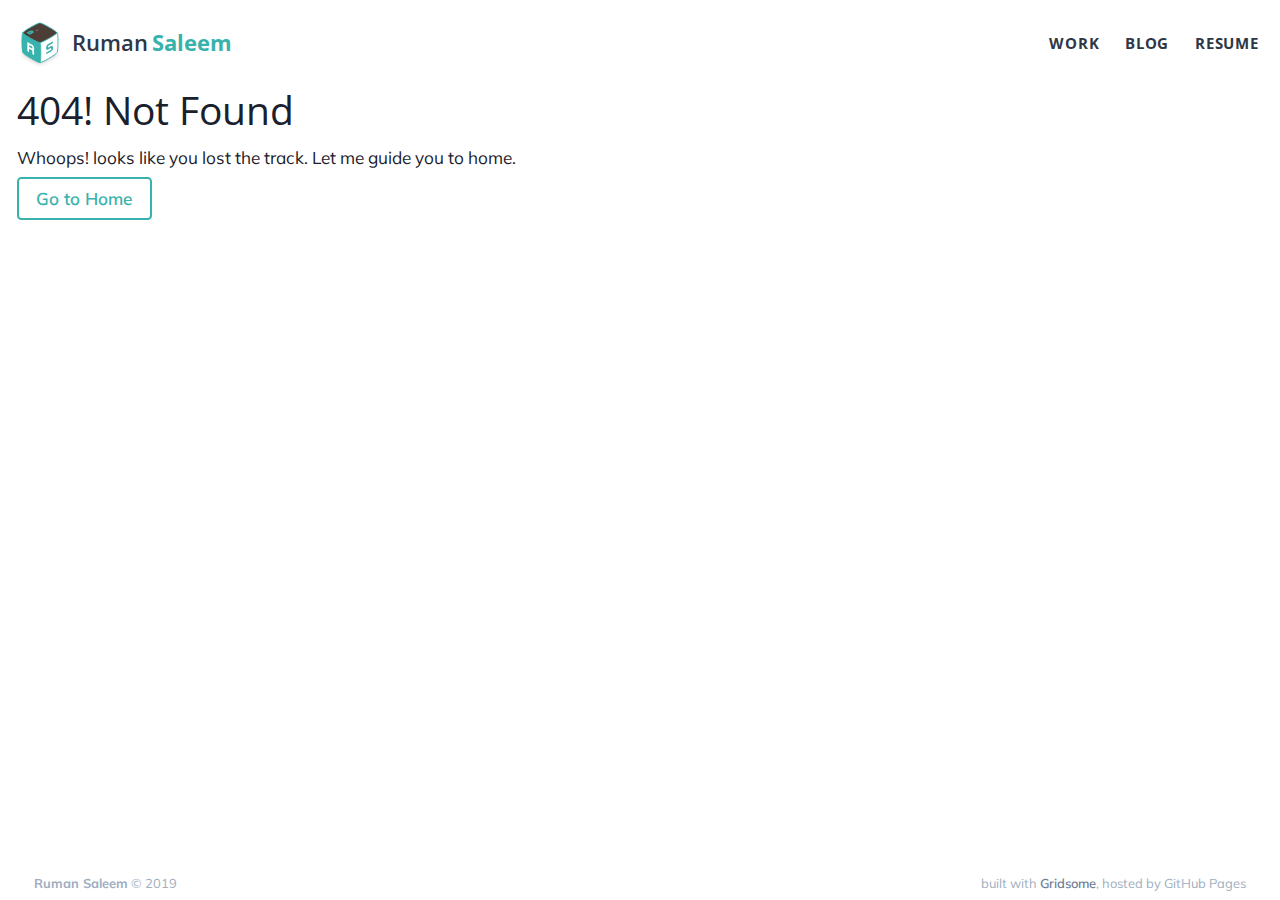
<file: blog/gradient-borders-with-css/index.html>
<!DOCTYPE html>
<html data-html-server-rendered="true" lang="en" data-vue-tag="lang">
  <head>
    <title data-vue-tag="true">Gradient Borders with CSS - Ruman Saleem</title><meta data-vue-tag="true" charset="utf-8"><meta data-vue-tag="true" name="generator" content="Gridsome v0.6.5"><meta data-vue-tag="true" data-key="viewport" name="viewport" content="width=device-width, initial-scale=1, viewport-fit=cover"><meta data-vue-tag="true" data-key="format-detection" name="format-detection" content="telephone=no"><meta data-vue-tag="true" name="keywords" content="CSS Border Gradients"><link data-vue-tag="true" rel="icon" type="image/png" sizes="16x17" href="/assets/static/favicon.ce0531f.3b051f8.png"><link data-vue-tag="true" rel="icon" type="image/png" sizes="32x33" href="/assets/static/favicon.ac8d93a.3b051f8.png"><link data-vue-tag="true" rel="icon" type="image/png" sizes="96x97" href="/assets/static/favicon.b9532cc.3b051f8.png"><link data-vue-tag="true" rel="apple-touch-icon" type="image/png" sizes="76x77" href="/assets/static/favicon.f22e9f3.3b051f8.png"><link data-vue-tag="true" rel="apple-touch-icon" type="image/png" sizes="152x154" href="/assets/static/favicon.62d22cb.3b051f8.png"><link data-vue-tag="true" rel="apple-touch-icon" type="image/png" sizes="120x121" href="/assets/static/favicon.1539b60.3b051f8.png"><link data-vue-tag="true" rel="apple-touch-icon" type="image/png" sizes="167x169" href="/assets/static/favicon.dc0cdc5.3b051f8.png"><link data-vue-tag="true" rel="apple-touch-icon" type="image/png" sizes="180x182" href="/assets/static/favicon.7b22250.3b051f8.png"><link data-vue-tag="true" rel="stylesheet" href="https://fonts.googleapis.com/css?family=Fira+Mono"><link data-vue-tag="true" rel="stylesheet" href="/css/prism.css"><link data-vue-tag="true" prefetch="true" rel="stylesheet" href="https://fonts.googleapis.com/css?family=Open+Sans:400,600,700,800&amp;display=swap"><link data-vue-tag="true" prefetch="true" rel="stylesheet" href="https://fonts.googleapis.com/css?family=Muli:300,400,400i,700&amp;display=swap"><noscript data-vue-tag="true" ><style>.g-image--loading{display:none;}</style></noscript><link rel="preload" href="/assets/css/1.styles.74a27e79.css" as="style"><link rel="preload" href="/assets/js/app.4be2b7c7.js" as="script"><link rel="preload" href="/assets/js/page--src--templates--blog-post-vue.f62b1c23.js" as="script"><link rel="prefetch" href="/assets/js/page--src--pages--404-vue.34b04264.js"><link rel="prefetch" href="/assets/js/page--src--pages--blog-vue.c2eff53d.js"><link rel="prefetch" href="/assets/js/page--src--pages--index-vue.a8c343c5.js"><link rel="prefetch" href="/assets/js/page--src--pages--resume-vue.38adaaad.js"><link rel="prefetch" href="/assets/js/page--src--pages--work-vue.c6d4383b.js"><link rel="prefetch" href="/assets/js/vendors~page--src--pages--blog-vue~page--src--pages--index-vue~page--src--pages--resume-vue~page--sr~06fe6185.b87edc87.js"><link rel="stylesheet" href="/assets/css/1.styles.74a27e79.css">
  </head>
  <body data-vue-tag="">
    <div id="app" data-server-rendered="true" class="min-h-screen flex flex-col text-gray-900 leading-tight"><div class="py-2 sm:py-4 font-sans print:hidden text-gray-800"><div class="container mx-auto px-4 flex flex-col sm:flex-row justify-between items-center"><a href="/" class="inline-flex items-center text-xl text-teal-500 mb-2 sm:mb-0 active"><svg viewBox="0 0 99.9 112" xmlns="http://www.w3.org/2000/svg" class="logo h-12 mr-2"><defs><filter id="ruman-saleem-logo_svg__a" x="-.172" y="-.3" width="1.34" height="1.6" color-interpolation-filters="sRGB"><feGaussianBlur stdDeviation="5.329"></feGaussianBlur></filter></defs><path d="M49.9 99.4c-5.26 0-37.1-18.3-37.1-21.3s32-21.3 37.1-21.3c5.26 0 37.1 18.3 37.1 21.3 0 3.02-32 21.3-37.1 21.3z" fill="rgba(128, 128, 128, 0.6)" filter="url(#ruman-saleem-logo_svg__a)" class="ruman-saleem-logo_svg__shadow"></path><g class="ruman-saleem-logo_svg__cube"><path d="M87 77.3c2.64-4.57 2.76-41.5.194-43s-34.5 17.1-37.1 21.6c-2.64 4.57-2.76 41.5-.194 43 2.61 1.51 34.5-17.1 37.1-21.6z" fill="#fff" stroke="currentColor" stroke-width="1.96"></path><path d="M76.8 72.1q-1.26 1.99-3.1 3.06l-8.45 4.88q-.891.514-1.44.283-.517-.247-.517-1.14 0-.804.517-1.65.546-.861 1.44-1.38l8.91-5.14v-4.14l-6.49 3.75q-1.92 1.11-3.19.548-1.18-.469-1.18-2.42v-3.07q0-1.87 1.26-3.89 1.29-2.04 3.13-3.1l8.45-4.88q.862-.498 1.41-.267.546.231.546 1.09 0 .833-.546 1.69-.546.861-1.41 1.36l-8.91 5.14v4.14l6.43-3.72q1.84-1.06 3.13-.544 1.29.518 1.29 2.36v3.39q0 1.61-1.29 3.65z" fill="currentColor"></path><path d="M12.8 77.3c-2.64-4.57-2.76-41.5-.194-43s34.5 17.1 37.1 21.6c2.64 4.57 2.76 41.5.194 43-2.61 1.51-34.5-17.1-37.1-21.6z" fill="currentColor" stroke="currentColor" stroke-width="1.96"></path><path d="M37.2 75.4v5.4q0 1.03-.603 1.26-.575.243-1.35-.205-.804-.464-1.41-1.39-.575-.906-.575-1.91v-5.89l-6.92-4v6.06q0 .919-.603 1.09-.575.185-1.35-.262-.804-.464-1.41-1.33-.575-.849-.575-1.77v-18l10.4 5.99q1.81 1.04 3.1 3.06 1.32 2.03 1.32 3.87v3.19q0 .661-.345 1.18-.345.49-.804.57 1.15 1.55 1.15 3.08zm-3.96-6.63l.029-4.12-6.92-4v4.14z" fill="#fff"></path><path d="M49.7 55.6c-5.26 0-37.1-18.3-37.1-21.3S44.6 13 49.7 13c5.26 0 37.1 18.3 37.1 21.3 0 3.02-32 21.3-37.1 21.3z" fill="#4c3e37" stroke="currentColor" stroke-width="1.96"></path><path d="M28.9 29.5l-8.23 4.75 7.36 4.25 8.23-4.75-.881-3.74zm1.23 3.03c.243.235.37.474.381.718.005.24-.157.454-.485.644a2.464 2.464 0 0 1-.61.246 8.728 8.728 0 0 1-.708.139c-.24.037-.48.078-.72.122a1.741 1.741 0 0 0-.57.189c-.17.098-.24.216-.21.355.023.135.098.283.225.445l-.79.163c-.243-.235-.367-.472-.371-.712-.011-.243.147-.46.475-.649.182-.105.388-.185.62-.241.225-.06.457-.108.698-.145.24-.037.477-.076.711-.117.239-.044.433-.109.579-.194.17-.098.243-.215.22-.35a1.135 1.135 0 0 0-.235-.45z" fill="currentColor"></path><path d="M41.7 30.3l-.65-.376 4.87-2.81.65.376z" fill="#ccc"></path></g></svg><span class="text-gray-800 font-semibold whitespace-no-wrap">Ruman</span><span class="text-teal-500 font-bold ml-1">Saleem</span></a><nav class="flex items-center -mx-2"><a href="/work" class="nav-link">Work</a><a href="/blog" class="nav-link active">Blog</a><a href="/resume" class="nav-link">Resume</a></nav></div></div><div class="container mx-auto px-4 flex-1 h-full"><div class="narrow-container px-4 mx-auto mt-8"><div class="flex items-center text-sm font-bold text-gray-700 mb-2"><span>August 25, 2019</span><span class="mx-3 text-gray-600">•</span><span class="inline-flex items-center"><svg viewBox="0 0 24 24" stroke-width="2" fill="none" stroke="currentColor" stroke-linecap="round" stroke-linejoin="round" class="h-current text-gray-900 mr-1"><circle cx="12" cy="12" r="10"></circle><polyline points="12 6 12 12 16 14"></polyline></svg><span>3 min read</span></span></div><h2 class="text-3xl font-extrabold mb-2">Gradient Borders with CSS</h2><hr class="md:border-b-2 border-gray-800 ml-0 mb-10"><article class="md-content leading-snug"><p>You might be familiar with the usage of gradients as <code>background-image</code> or <code>background</code> shorthand property in CSS.
But, have you ever tried using gradients as text color or border color? </p>
<p>If you have, you might also know that CSS gradients don't work with <code>color</code> property, they can only be used as <code>image</code>. </p>
<p>But, what if you want to use gradients for text color, or use a colorful gradient for borders?</p>
<p>That gets a little bit tricky with CSS. There are a couple of ways to go about it, having their pros and cons. </p>
<p>Let's discuss these methods.</p>
<h3 id="method-1-use-border-image-css-property"><a href="#method-1-use-border-image-css-property" aria-hidden="true"><span class="icon icon-link"></span></a>Method 1: Use <code>border-image</code> CSS Property</h3>
<p>You can use <code>border-image-source</code> and <code>border-image-slice</code> CSS Property together to apply a gradient on the border. You can also combine those two using <code>border-image</code> shorthand property.</p>
<div class="code-with-output"><pre class="language-html"><code class="language-html"><span class="token tag"><span class="token tag"><span class="token punctuation">&lt;</span>style</span><span class="token punctuation">></span></span><span class="token style"><span class="token language-css">
<span class="token selector">.border-gradient</span> <span class="token punctuation">{</span>
    <span class="token property">border</span><span class="token punctuation">:</span> 5px solid transparent<span class="token punctuation">;</span>
    <span class="token property">padding</span><span class="token punctuation">:</span> .5rem<span class="token punctuation">;</span>
    <span class="token property">border-radius</span><span class="token punctuation">:</span> 5px<span class="token punctuation">;</span>
    <span class="token property">border-image-source</span><span class="token punctuation">:</span> <span class="token function">linear-gradient</span><span class="token punctuation">(</span>to right<span class="token punctuation">,</span> red 0%<span class="token punctuation">,</span> blue 100%<span class="token punctuation">)</span><span class="token punctuation">;</span> 
    <span class="token property">border-image-slice</span><span class="token punctuation">:</span> 5<span class="token punctuation">;</span>
    <span class="token comment">/* Shorthand */</span>
    <span class="token comment">/* border-image: 
        linear-gradient(to right, red 0%, blue 100%) 1;
    */</span>
<span class="token punctuation">}</span>
</span></span><span class="token tag"><span class="token tag"><span class="token punctuation">&lt;/</span>style</span><span class="token punctuation">></span></span>
<span class="token tag"><span class="token tag"><span class="token punctuation">&lt;</span>div</span> <span class="token attr-name">class</span><span class="token attr-value"><span class="token punctuation">=</span><span class="token punctuation">"</span>border-gradient<span class="token punctuation">"</span></span><span class="token punctuation">></span></span>
    A div with gradient border using border-image property.
<span class="token tag"><span class="token tag"><span class="token punctuation">&lt;/</span>div</span><span class="token punctuation">></span></span></code></pre> <div class="html-code-output"><style>
.border-gradient {
    border: 5px solid transparent;
    padding: .5rem;
    border-radius: 5px;
    border-image-source: linear-gradient(to right, red 0%, blue 100%); 
    border-image-slice: 5;
    /* Shorthand */
    /* border-image: 
        linear-gradient(to right, red 0%, blue 100%) 1;
    */
}
</style>
<div class="border-gradient">
    A div with gradient border using border-image property.
</div></div></div>
<p>Let's understand what's going on here. </p>
<p>First, the <code>border-image-source</code> property specifies the image to be used for the border. </p>
<p>Now, the border-image specified by <code>border-image-source</code> property is sliced into 9 parts - 4 corners, 4 sides, and 1 middle area. You can specify the slicing behavior by using <code>border-image-slice</code> property. Middle area is transparent by default. You can use <code>fill</code> keyword to use the image for middle area as well.</p>
<p><figure class="figure-with-caption">
        <img src="https://mdn.mozillademos.org/files/3814/border-image-slice.png" alt="9 parts that border image is sliced into" title="9 parts that border image is sliced into (taken from MDN docs)">
        <figcaption class="caption">9 parts that border image is sliced into (taken from MDN docs)</caption>
    </figure></p>
<p><code>border-image-slice</code> property specifies how each of these parts should be used to form the actual border. We have specified a single value i.e <code>5</code>, for all sides (top, right, left and bottom). This means we are slicing equal <code>5px</code> from each side to form the border.</p>
<p>For more on <code>border-image-slice</code> property, see <a href="https://developer.mozilla.org/en-US/docs/Web/CSS/border-image-slice" target="_blank" rel="nofollow noopener noreferrer">MDN Docs</a>.</p>
<h5 id="pros"><a href="#pros" aria-hidden="true"><span class="icon icon-link"></span></a>Pros</h5>
<ul>
<li>The middle part can be left transparent or filled using <code>border-image-slice</code>.</li>
<li>You can slice each part of border differently (useful when you want some special patterns with borders).</li>
</ul>
<h5 id="cons"><a href="#cons" aria-hidden="true"><span class="icon icon-link"></span></a>Cons</h5>
<ul>
<li>We cannot make border-image rounded, even if we give some amount of <code>border-radius</code>, that's not going to work.</li>
</ul>
<h3 id="method-2-use-background-origin-with-background-image"><a href="#method-2-use-background-origin-with-background-image" aria-hidden="true"><span class="icon icon-link"></span></a>Method 2: Use <code>background-origin</code> with <code>background-image</code></h3>
<div class="code-with-output"><pre class="language-html"><code class="language-html"><span class="token tag"><span class="token tag"><span class="token punctuation">&lt;</span>style</span><span class="token punctuation">></span></span><span class="token style"><span class="token language-css">
<span class="token selector">.border-gradient-rounded</span> <span class="token punctuation">{</span>
    <span class="token property">padding</span><span class="token punctuation">:</span> .5rem<span class="token punctuation">;</span>
    <span class="token property">border</span><span class="token punctuation">:</span> 4px solid transparent<span class="token punctuation">;</span>
    <span class="token property">border-radius</span><span class="token punctuation">:</span> 7px<span class="token punctuation">;</span>
    <span class="token property">background</span><span class="token punctuation">:</span> 
        <span class="token function">linear-gradient</span><span class="token punctuation">(</span>to right<span class="token punctuation">,</span> white<span class="token punctuation">,</span> white<span class="token punctuation">)</span><span class="token punctuation">,</span> 
        <span class="token function">linear-gradient</span><span class="token punctuation">(</span>15deg<span class="token punctuation">,</span> red <span class="token punctuation">,</span> blue<span class="token punctuation">)</span><span class="token punctuation">;</span> 
    <span class="token property">background-clip</span><span class="token punctuation">:</span> padding-box<span class="token punctuation">,</span> border-box<span class="token punctuation">;</span>
    <span class="token property">background-origin</span><span class="token punctuation">:</span> padding-box<span class="token punctuation">,</span> border-box<span class="token punctuation">;</span>
<span class="token punctuation">}</span>
</span></span><span class="token tag"><span class="token tag"><span class="token punctuation">&lt;/</span>style</span><span class="token punctuation">></span></span>
<span class="token tag"><span class="token tag"><span class="token punctuation">&lt;</span>div</span> <span class="token attr-name">class</span><span class="token attr-value"><span class="token punctuation">=</span><span class="token punctuation">"</span>border-gradient-rounded<span class="token punctuation">"</span></span><span class="token punctuation">></span></span>
    A container with rounded corners and gradient borders. 
<span class="token tag"><span class="token tag"><span class="token punctuation">&lt;/</span>div</span><span class="token punctuation">></span></span></code></pre> <div class="html-code-output"><style>
.border-gradient-rounded {
    padding: .5rem;
    border: 4px solid transparent;
    border-radius: 7px;
    background: 
        linear-gradient(to right, white, white), 
        linear-gradient(15deg, red , blue); 
    background-clip: padding-box, border-box;
    background-origin: padding-box, border-box;
}
</style>
<div class="border-gradient-rounded">
    A container with rounded corners and gradient borders. 
</div></div></div>
<p>Before we understand what's going on here, it's better to first understand <a href="https://developer.mozilla.org/en-US/docs/Web/CSS/background-clip" target="_blank" rel="nofollow noopener noreferrer"><code>background-clip</code></a> and <a href="https://developer.mozilla.org/en-US/docs/Web/CSS/background-clip" target="_blank" rel="nofollow noopener noreferrer"><code>background-origin</code></a> CSS properties at MDN, if you're not familiar.</p>
<p>Here, We are using two background images, one is the gradient that we intend to use for borders, and the other one is a solid white color. </p>
<p>Since specifying solid <em>color</em> (<code>#ffffff</code>) would apply <code>background-color</code> which cannot be clipped and its origin cannot be changed, so we use linear-gradient to generate that solid color as image.</p>
<p>Next, We are positioning the <code>linear-gradient</code> background relative to the corner under borders, using <code>background-origin: border-box</code>. While keeping the other background (which is solid white) starts from the corner of padding-box. </p>
<p>But if we don't have any <code>border</code> specified, both padding-box and border-box remains the same. So, we use a transparent border of required width so that we can have our gradient background bleeding out from under the solid white background.</p>
<p>We are not done yet, still, both the backgrounds overlap each other. To clip these backgrounds to their specific region we use <code>background-clip</code> property to clip these two backgrounds to their respective regions so that linear gradient is overlayed by the solid background and we have gradient borders.</p>
<h5 id="pros-1"><a href="#pros-1" aria-hidden="true"><span class="icon icon-link"></span></a>Pros</h5>
<ul>
<li>You can use rounded borders, works like a charm.</li>
</ul>
<h5 id="cons-1"><a href="#cons-1" aria-hidden="true"><span class="icon icon-link"></span></a>Cons</h5>
<ul>
<li>You cannot have a transparent background. You can mimic the transparent background by using the same color as of background, but this breaks down when your background is not a solid color.</li>
</ul>
<p>That's all, folks!
I hope this post helped you learn something. </p>
<p>Thank You!</p>
</article></div></div><footer class="bg-white text-gray-500 text-xs mt-4 print:hidden"><p class="text-center py-2 px-8 flex justify-between"><span><b>Ruman Saleem</b> © 2019</span><span>built with <a href="https://gridsome.org" class="link text-gray-600 font-semibold">Gridsome</a>, hosted by GitHub Pages</span></p></footer></div>
    <script>window.__INITIAL_STATE__={"data":{"post":{"id":"e8e5fdb21ae91cee42aa80debd892268","title":"Gradient Borders with CSS","excerpt":"You might be familiar with the usage of gradients as `background-image` or `background` shorthand property in CSS. But, have you ever tried using gradients as text color or border color?","timeToRead":3,"date":"August 25, 2019","content":"\u003Cp\u003EYou might be familiar with the usage of gradients as \u003Ccode\u003Ebackground-image\u003C\u002Fcode\u003E or \u003Ccode\u003Ebackground\u003C\u002Fcode\u003E shorthand property in CSS.\nBut, have you ever tried using gradients as text color or border color? \u003C\u002Fp\u003E\n\u003Cp\u003EIf you have, you might also know that CSS gradients don't work with \u003Ccode\u003Ecolor\u003C\u002Fcode\u003E property, they can only be used as \u003Ccode\u003Eimage\u003C\u002Fcode\u003E. \u003C\u002Fp\u003E\n\u003Cp\u003EBut, what if you want to use gradients for text color, or use a colorful gradient for borders?\u003C\u002Fp\u003E\n\u003Cp\u003EThat gets a little bit tricky with CSS. There are a couple of ways to go about it, having their pros and cons. \u003C\u002Fp\u003E\n\u003Cp\u003ELet's discuss these methods.\u003C\u002Fp\u003E\n\u003Ch3 id=\"method-1-use-border-image-css-property\"\u003E\u003Ca href=\"#method-1-use-border-image-css-property\" aria-hidden=\"true\"\u003E\u003Cspan class=\"icon icon-link\"\u003E\u003C\u002Fspan\u003E\u003C\u002Fa\u003EMethod 1: Use \u003Ccode\u003Eborder-image\u003C\u002Fcode\u003E CSS Property\u003C\u002Fh3\u003E\n\u003Cp\u003EYou can use \u003Ccode\u003Eborder-image-source\u003C\u002Fcode\u003E and \u003Ccode\u003Eborder-image-slice\u003C\u002Fcode\u003E CSS Property together to apply a gradient on the border. You can also combine those two using \u003Ccode\u003Eborder-image\u003C\u002Fcode\u003E shorthand property.\u003C\u002Fp\u003E\n\u003Cdiv class=\"code-with-output\"\u003E\u003Cpre class=\"language-html\"\u003E\u003Ccode class=\"language-html\"\u003E\u003Cspan class=\"token tag\"\u003E\u003Cspan class=\"token tag\"\u003E\u003Cspan class=\"token punctuation\"\u003E&lt;\u003C\u002Fspan\u003Estyle\u003C\u002Fspan\u003E\u003Cspan class=\"token punctuation\"\u003E\u003E\u003C\u002Fspan\u003E\u003C\u002Fspan\u003E\u003Cspan class=\"token style\"\u003E\u003Cspan class=\"token language-css\"\u003E\n\u003Cspan class=\"token selector\"\u003E.border-gradient\u003C\u002Fspan\u003E \u003Cspan class=\"token punctuation\"\u003E{\u003C\u002Fspan\u003E\n    \u003Cspan class=\"token property\"\u003Eborder\u003C\u002Fspan\u003E\u003Cspan class=\"token punctuation\"\u003E:\u003C\u002Fspan\u003E 5px solid transparent\u003Cspan class=\"token punctuation\"\u003E;\u003C\u002Fspan\u003E\n    \u003Cspan class=\"token property\"\u003Epadding\u003C\u002Fspan\u003E\u003Cspan class=\"token punctuation\"\u003E:\u003C\u002Fspan\u003E .5rem\u003Cspan class=\"token punctuation\"\u003E;\u003C\u002Fspan\u003E\n    \u003Cspan class=\"token property\"\u003Eborder-radius\u003C\u002Fspan\u003E\u003Cspan class=\"token punctuation\"\u003E:\u003C\u002Fspan\u003E 5px\u003Cspan class=\"token punctuation\"\u003E;\u003C\u002Fspan\u003E\n    \u003Cspan class=\"token property\"\u003Eborder-image-source\u003C\u002Fspan\u003E\u003Cspan class=\"token punctuation\"\u003E:\u003C\u002Fspan\u003E \u003Cspan class=\"token function\"\u003Elinear-gradient\u003C\u002Fspan\u003E\u003Cspan class=\"token punctuation\"\u003E(\u003C\u002Fspan\u003Eto right\u003Cspan class=\"token punctuation\"\u003E,\u003C\u002Fspan\u003E red 0%\u003Cspan class=\"token punctuation\"\u003E,\u003C\u002Fspan\u003E blue 100%\u003Cspan class=\"token punctuation\"\u003E)\u003C\u002Fspan\u003E\u003Cspan class=\"token punctuation\"\u003E;\u003C\u002Fspan\u003E \n    \u003Cspan class=\"token property\"\u003Eborder-image-slice\u003C\u002Fspan\u003E\u003Cspan class=\"token punctuation\"\u003E:\u003C\u002Fspan\u003E 5\u003Cspan class=\"token punctuation\"\u003E;\u003C\u002Fspan\u003E\n    \u003Cspan class=\"token comment\"\u003E\u002F* Shorthand *\u002F\u003C\u002Fspan\u003E\n    \u003Cspan class=\"token comment\"\u003E\u002F* border-image: \n        linear-gradient(to right, red 0%, blue 100%) 1;\n    *\u002F\u003C\u002Fspan\u003E\n\u003Cspan class=\"token punctuation\"\u003E}\u003C\u002Fspan\u003E\n\u003C\u002Fspan\u003E\u003C\u002Fspan\u003E\u003Cspan class=\"token tag\"\u003E\u003Cspan class=\"token tag\"\u003E\u003Cspan class=\"token punctuation\"\u003E&lt;\u002F\u003C\u002Fspan\u003Estyle\u003C\u002Fspan\u003E\u003Cspan class=\"token punctuation\"\u003E\u003E\u003C\u002Fspan\u003E\u003C\u002Fspan\u003E\n\u003Cspan class=\"token tag\"\u003E\u003Cspan class=\"token tag\"\u003E\u003Cspan class=\"token punctuation\"\u003E&lt;\u003C\u002Fspan\u003Ediv\u003C\u002Fspan\u003E \u003Cspan class=\"token attr-name\"\u003Eclass\u003C\u002Fspan\u003E\u003Cspan class=\"token attr-value\"\u003E\u003Cspan class=\"token punctuation\"\u003E=\u003C\u002Fspan\u003E\u003Cspan class=\"token punctuation\"\u003E\"\u003C\u002Fspan\u003Eborder-gradient\u003Cspan class=\"token punctuation\"\u003E\"\u003C\u002Fspan\u003E\u003C\u002Fspan\u003E\u003Cspan class=\"token punctuation\"\u003E\u003E\u003C\u002Fspan\u003E\u003C\u002Fspan\u003E\n    A div with gradient border using border-image property.\n\u003Cspan class=\"token tag\"\u003E\u003Cspan class=\"token tag\"\u003E\u003Cspan class=\"token punctuation\"\u003E&lt;\u002F\u003C\u002Fspan\u003Ediv\u003C\u002Fspan\u003E\u003Cspan class=\"token punctuation\"\u003E\u003E\u003C\u002Fspan\u003E\u003C\u002Fspan\u003E\u003C\u002Fcode\u003E\u003C\u002Fpre\u003E \u003Cdiv class=\"html-code-output\"\u003E\u003Cstyle\u003E\n.border-gradient {\n    border: 5px solid transparent;\n    padding: .5rem;\n    border-radius: 5px;\n    border-image-source: linear-gradient(to right, red 0%, blue 100%); \n    border-image-slice: 5;\n    \u002F* Shorthand *\u002F\n    \u002F* border-image: \n        linear-gradient(to right, red 0%, blue 100%) 1;\n    *\u002F\n}\n\u003C\u002Fstyle\u003E\n\u003Cdiv class=\"border-gradient\"\u003E\n    A div with gradient border using border-image property.\n\u003C\u002Fdiv\u003E\u003C\u002Fdiv\u003E\u003C\u002Fdiv\u003E\n\u003Cp\u003ELet's understand what's going on here. \u003C\u002Fp\u003E\n\u003Cp\u003EFirst, the \u003Ccode\u003Eborder-image-source\u003C\u002Fcode\u003E property specifies the image to be used for the border. \u003C\u002Fp\u003E\n\u003Cp\u003ENow, the border-image specified by \u003Ccode\u003Eborder-image-source\u003C\u002Fcode\u003E property is sliced into 9 parts - 4 corners, 4 sides, and 1 middle area. You can specify the slicing behavior by using \u003Ccode\u003Eborder-image-slice\u003C\u002Fcode\u003E property. Middle area is transparent by default. You can use \u003Ccode\u003Efill\u003C\u002Fcode\u003E keyword to use the image for middle area as well.\u003C\u002Fp\u003E\n\u003Cp\u003E\u003Cfigure class=\"figure-with-caption\"\u003E\n        \u003Cimg src=\"https:\u002F\u002Fmdn.mozillademos.org\u002Ffiles\u002F3814\u002Fborder-image-slice.png\" alt=\"9 parts that border image is sliced into\" title=\"9 parts that border image is sliced into (taken from MDN docs)\"\u003E\n        \u003Cfigcaption class=\"caption\"\u003E9 parts that border image is sliced into (taken from MDN docs)\u003C\u002Fcaption\u003E\n    \u003C\u002Ffigure\u003E\u003C\u002Fp\u003E\n\u003Cp\u003E\u003Ccode\u003Eborder-image-slice\u003C\u002Fcode\u003E property specifies how each of these parts should be used to form the actual border. We have specified a single value i.e \u003Ccode\u003E5\u003C\u002Fcode\u003E, for all sides (top, right, left and bottom). This means we are slicing equal \u003Ccode\u003E5px\u003C\u002Fcode\u003E from each side to form the border.\u003C\u002Fp\u003E\n\u003Cp\u003EFor more on \u003Ccode\u003Eborder-image-slice\u003C\u002Fcode\u003E property, see \u003Ca href=\"https:\u002F\u002Fdeveloper.mozilla.org\u002Fen-US\u002Fdocs\u002FWeb\u002FCSS\u002Fborder-image-slice\" target=\"_blank\" rel=\"nofollow noopener noreferrer\"\u003EMDN Docs\u003C\u002Fa\u003E.\u003C\u002Fp\u003E\n\u003Ch5 id=\"pros\"\u003E\u003Ca href=\"#pros\" aria-hidden=\"true\"\u003E\u003Cspan class=\"icon icon-link\"\u003E\u003C\u002Fspan\u003E\u003C\u002Fa\u003EPros\u003C\u002Fh5\u003E\n\u003Cul\u003E\n\u003Cli\u003EThe middle part can be left transparent or filled using \u003Ccode\u003Eborder-image-slice\u003C\u002Fcode\u003E.\u003C\u002Fli\u003E\n\u003Cli\u003EYou can slice each part of border differently (useful when you want some special patterns with borders).\u003C\u002Fli\u003E\n\u003C\u002Ful\u003E\n\u003Ch5 id=\"cons\"\u003E\u003Ca href=\"#cons\" aria-hidden=\"true\"\u003E\u003Cspan class=\"icon icon-link\"\u003E\u003C\u002Fspan\u003E\u003C\u002Fa\u003ECons\u003C\u002Fh5\u003E\n\u003Cul\u003E\n\u003Cli\u003EWe cannot make border-image rounded, even if we give some amount of \u003Ccode\u003Eborder-radius\u003C\u002Fcode\u003E, that's not going to work.\u003C\u002Fli\u003E\n\u003C\u002Ful\u003E\n\u003Ch3 id=\"method-2-use-background-origin-with-background-image\"\u003E\u003Ca href=\"#method-2-use-background-origin-with-background-image\" aria-hidden=\"true\"\u003E\u003Cspan class=\"icon icon-link\"\u003E\u003C\u002Fspan\u003E\u003C\u002Fa\u003EMethod 2: Use \u003Ccode\u003Ebackground-origin\u003C\u002Fcode\u003E with \u003Ccode\u003Ebackground-image\u003C\u002Fcode\u003E\u003C\u002Fh3\u003E\n\u003Cdiv class=\"code-with-output\"\u003E\u003Cpre class=\"language-html\"\u003E\u003Ccode class=\"language-html\"\u003E\u003Cspan class=\"token tag\"\u003E\u003Cspan class=\"token tag\"\u003E\u003Cspan class=\"token punctuation\"\u003E&lt;\u003C\u002Fspan\u003Estyle\u003C\u002Fspan\u003E\u003Cspan class=\"token punctuation\"\u003E\u003E\u003C\u002Fspan\u003E\u003C\u002Fspan\u003E\u003Cspan class=\"token style\"\u003E\u003Cspan class=\"token language-css\"\u003E\n\u003Cspan class=\"token selector\"\u003E.border-gradient-rounded\u003C\u002Fspan\u003E \u003Cspan class=\"token punctuation\"\u003E{\u003C\u002Fspan\u003E\n    \u003Cspan class=\"token property\"\u003Epadding\u003C\u002Fspan\u003E\u003Cspan class=\"token punctuation\"\u003E:\u003C\u002Fspan\u003E .5rem\u003Cspan class=\"token punctuation\"\u003E;\u003C\u002Fspan\u003E\n    \u003Cspan class=\"token property\"\u003Eborder\u003C\u002Fspan\u003E\u003Cspan class=\"token punctuation\"\u003E:\u003C\u002Fspan\u003E 4px solid transparent\u003Cspan class=\"token punctuation\"\u003E;\u003C\u002Fspan\u003E\n    \u003Cspan class=\"token property\"\u003Eborder-radius\u003C\u002Fspan\u003E\u003Cspan class=\"token punctuation\"\u003E:\u003C\u002Fspan\u003E 7px\u003Cspan class=\"token punctuation\"\u003E;\u003C\u002Fspan\u003E\n    \u003Cspan class=\"token property\"\u003Ebackground\u003C\u002Fspan\u003E\u003Cspan class=\"token punctuation\"\u003E:\u003C\u002Fspan\u003E \n        \u003Cspan class=\"token function\"\u003Elinear-gradient\u003C\u002Fspan\u003E\u003Cspan class=\"token punctuation\"\u003E(\u003C\u002Fspan\u003Eto right\u003Cspan class=\"token punctuation\"\u003E,\u003C\u002Fspan\u003E white\u003Cspan class=\"token punctuation\"\u003E,\u003C\u002Fspan\u003E white\u003Cspan class=\"token punctuation\"\u003E)\u003C\u002Fspan\u003E\u003Cspan class=\"token punctuation\"\u003E,\u003C\u002Fspan\u003E \n        \u003Cspan class=\"token function\"\u003Elinear-gradient\u003C\u002Fspan\u003E\u003Cspan class=\"token punctuation\"\u003E(\u003C\u002Fspan\u003E15deg\u003Cspan class=\"token punctuation\"\u003E,\u003C\u002Fspan\u003E red \u003Cspan class=\"token punctuation\"\u003E,\u003C\u002Fspan\u003E blue\u003Cspan class=\"token punctuation\"\u003E)\u003C\u002Fspan\u003E\u003Cspan class=\"token punctuation\"\u003E;\u003C\u002Fspan\u003E \n    \u003Cspan class=\"token property\"\u003Ebackground-clip\u003C\u002Fspan\u003E\u003Cspan class=\"token punctuation\"\u003E:\u003C\u002Fspan\u003E padding-box\u003Cspan class=\"token punctuation\"\u003E,\u003C\u002Fspan\u003E border-box\u003Cspan class=\"token punctuation\"\u003E;\u003C\u002Fspan\u003E\n    \u003Cspan class=\"token property\"\u003Ebackground-origin\u003C\u002Fspan\u003E\u003Cspan class=\"token punctuation\"\u003E:\u003C\u002Fspan\u003E padding-box\u003Cspan class=\"token punctuation\"\u003E,\u003C\u002Fspan\u003E border-box\u003Cspan class=\"token punctuation\"\u003E;\u003C\u002Fspan\u003E\n\u003Cspan class=\"token punctuation\"\u003E}\u003C\u002Fspan\u003E\n\u003C\u002Fspan\u003E\u003C\u002Fspan\u003E\u003Cspan class=\"token tag\"\u003E\u003Cspan class=\"token tag\"\u003E\u003Cspan class=\"token punctuation\"\u003E&lt;\u002F\u003C\u002Fspan\u003Estyle\u003C\u002Fspan\u003E\u003Cspan class=\"token punctuation\"\u003E\u003E\u003C\u002Fspan\u003E\u003C\u002Fspan\u003E\n\u003Cspan class=\"token tag\"\u003E\u003Cspan class=\"token tag\"\u003E\u003Cspan class=\"token punctuation\"\u003E&lt;\u003C\u002Fspan\u003Ediv\u003C\u002Fspan\u003E \u003Cspan class=\"token attr-name\"\u003Eclass\u003C\u002Fspan\u003E\u003Cspan class=\"token attr-value\"\u003E\u003Cspan class=\"token punctuation\"\u003E=\u003C\u002Fspan\u003E\u003Cspan class=\"token punctuation\"\u003E\"\u003C\u002Fspan\u003Eborder-gradient-rounded\u003Cspan class=\"token punctuation\"\u003E\"\u003C\u002Fspan\u003E\u003C\u002Fspan\u003E\u003Cspan class=\"token punctuation\"\u003E\u003E\u003C\u002Fspan\u003E\u003C\u002Fspan\u003E\n    A container with rounded corners and gradient borders. \n\u003Cspan class=\"token tag\"\u003E\u003Cspan class=\"token tag\"\u003E\u003Cspan class=\"token punctuation\"\u003E&lt;\u002F\u003C\u002Fspan\u003Ediv\u003C\u002Fspan\u003E\u003Cspan class=\"token punctuation\"\u003E\u003E\u003C\u002Fspan\u003E\u003C\u002Fspan\u003E\u003C\u002Fcode\u003E\u003C\u002Fpre\u003E \u003Cdiv class=\"html-code-output\"\u003E\u003Cstyle\u003E\n.border-gradient-rounded {\n    padding: .5rem;\n    border: 4px solid transparent;\n    border-radius: 7px;\n    background: \n        linear-gradient(to right, white, white), \n        linear-gradient(15deg, red , blue); \n    background-clip: padding-box, border-box;\n    background-origin: padding-box, border-box;\n}\n\u003C\u002Fstyle\u003E\n\u003Cdiv class=\"border-gradient-rounded\"\u003E\n    A container with rounded corners and gradient borders. \n\u003C\u002Fdiv\u003E\u003C\u002Fdiv\u003E\u003C\u002Fdiv\u003E\n\u003Cp\u003EBefore we understand what's going on here, it's better to first understand \u003Ca href=\"https:\u002F\u002Fdeveloper.mozilla.org\u002Fen-US\u002Fdocs\u002FWeb\u002FCSS\u002Fbackground-clip\" target=\"_blank\" rel=\"nofollow noopener noreferrer\"\u003E\u003Ccode\u003Ebackground-clip\u003C\u002Fcode\u003E\u003C\u002Fa\u003E and \u003Ca href=\"https:\u002F\u002Fdeveloper.mozilla.org\u002Fen-US\u002Fdocs\u002FWeb\u002FCSS\u002Fbackground-clip\" target=\"_blank\" rel=\"nofollow noopener noreferrer\"\u003E\u003Ccode\u003Ebackground-origin\u003C\u002Fcode\u003E\u003C\u002Fa\u003E CSS properties at MDN, if you're not familiar.\u003C\u002Fp\u003E\n\u003Cp\u003EHere, We are using two background images, one is the gradient that we intend to use for borders, and the other one is a solid white color. \u003C\u002Fp\u003E\n\u003Cp\u003ESince specifying solid \u003Cem\u003Ecolor\u003C\u002Fem\u003E (\u003Ccode\u003E#ffffff\u003C\u002Fcode\u003E) would apply \u003Ccode\u003Ebackground-color\u003C\u002Fcode\u003E which cannot be clipped and its origin cannot be changed, so we use linear-gradient to generate that solid color as image.\u003C\u002Fp\u003E\n\u003Cp\u003ENext, We are positioning the \u003Ccode\u003Elinear-gradient\u003C\u002Fcode\u003E background relative to the corner under borders, using \u003Ccode\u003Ebackground-origin: border-box\u003C\u002Fcode\u003E. While keeping the other background (which is solid white) starts from the corner of padding-box. \u003C\u002Fp\u003E\n\u003Cp\u003EBut if we don't have any \u003Ccode\u003Eborder\u003C\u002Fcode\u003E specified, both padding-box and border-box remains the same. So, we use a transparent border of required width so that we can have our gradient background bleeding out from under the solid white background.\u003C\u002Fp\u003E\n\u003Cp\u003EWe are not done yet, still, both the backgrounds overlap each other. To clip these backgrounds to their specific region we use \u003Ccode\u003Ebackground-clip\u003C\u002Fcode\u003E property to clip these two backgrounds to their respective regions so that linear gradient is overlayed by the solid background and we have gradient borders.\u003C\u002Fp\u003E\n\u003Ch5 id=\"pros-1\"\u003E\u003Ca href=\"#pros-1\" aria-hidden=\"true\"\u003E\u003Cspan class=\"icon icon-link\"\u003E\u003C\u002Fspan\u003E\u003C\u002Fa\u003EPros\u003C\u002Fh5\u003E\n\u003Cul\u003E\n\u003Cli\u003EYou can use rounded borders, works like a charm.\u003C\u002Fli\u003E\n\u003C\u002Ful\u003E\n\u003Ch5 id=\"cons-1\"\u003E\u003Ca href=\"#cons-1\" aria-hidden=\"true\"\u003E\u003Cspan class=\"icon icon-link\"\u003E\u003C\u002Fspan\u003E\u003C\u002Fa\u003ECons\u003C\u002Fh5\u003E\n\u003Cul\u003E\n\u003Cli\u003EYou cannot have a transparent background. You can mimic the transparent background by using the same color as of background, but this breaks down when your background is not a solid color.\u003C\u002Fli\u003E\n\u003C\u002Ful\u003E\n\u003Cp\u003EThat's all, folks!\nI hope this post helped you learn something. \u003C\u002Fp\u003E\n\u003Cp\u003EThank You!\u003C\u002Fp\u003E\n","tags":["CSS","Border","Gradients"]}},"context":{}};(function(){var s;(s=document.currentScript||document.scripts[document.scripts.length-1]).parentNode.removeChild(s);}());</script><script src="/assets/js/app.4be2b7c7.js" defer></script><script src="/assets/js/page--src--templates--blog-post-vue.f62b1c23.js" defer></script>
  </body>
</html>
</file>
<file: css/prism.css>
/**
 * prism.js default theme for JavaScript, CSS and HTML
 * Based on dabblet (http://dabblet.com)
 * @author Lea Verou
 */

code[class*="language-"],
pre[class*="language-"] {
	color: black;
	background: none;
	text-shadow: 0 1px white;
	font-family: 'Fira Mono', 'Droid Mono', monospace;
	font-size: 1em;
	text-align: left;
	white-space: pre;
	word-spacing: normal;
	word-break: normal;
	word-wrap: normal;
	line-height: 1.5;

	-moz-tab-size: 4;
	-o-tab-size: 4;
	tab-size: 4;

	-webkit-hyphens: none;
	-moz-hyphens: none;
	-ms-hyphens: none;
	hyphens: none;
}

pre[class*="language-"]::-moz-selection, pre[class*="language-"] ::-moz-selection,
code[class*="language-"]::-moz-selection, code[class*="language-"] ::-moz-selection {
	text-shadow: none;
	background: #b3d4fc;
}

pre[class*="language-"]::selection, pre[class*="language-"] ::selection,
code[class*="language-"]::selection, code[class*="language-"] ::selection {
	text-shadow: none;
	background: #b3d4fc;
}

@media print {
	code[class*="language-"],
	pre[class*="language-"] {
		text-shadow: none;
	}
}

/* Code blocks */
pre[class*="language-"] {
	padding: 1em;
	margin: .5em 0;
	overflow: auto;
}

:not(pre) > code[class*="language-"],
pre[class*="language-"] {
	background: #f5f2f0;
}

/* Inline code */
:not(pre) > code[class*="language-"] {
	padding: .1em;
	border-radius: .3em;
	white-space: normal;
}

.token.comment,
.token.prolog,
.token.doctype,
.token.cdata {
	color: slategray;
}

.token.punctuation {
	color: #999;
}

.namespace {
	opacity: .7;
}

.token.property,
.token.tag,
.token.boolean,
.token.number,
.token.constant,
.token.symbol,
.token.deleted {
	color: #905;
}

.token.selector,
.token.attr-name,
.token.string,
.token.char,
.token.builtin,
.token.inserted {
	color: #690;
}

.token.operator,
.token.entity,
.token.url,
.language-css .token.string,
.style .token.string {
	color: #9a6e3a;
	background: hsla(0, 0%, 100%, .5);
}

.token.atrule,
.token.attr-value,
.token.keyword {
	color: #07a;
}

.token.function,
.token.class-name {
	color: #DD4A68;
}

.token.regex,
.token.important,
.token.variable {
	color: #e90;
}

.token.important,
.token.bold {
	font-weight: bold;
}
.token.italic {
	font-style: italic;
}

.token.entity {
	cursor: help;
}
</file>
<file: assets/css/1.styles.74a27e79.css>
body,html{font-size:calc(14px + .25vw);font-family:Muli,sans-serif}

/*! normalize.css v8.0.1 | MIT License | github.com/necolas/normalize.css */html{line-height:1.15;-webkit-text-size-adjust:100%}body{margin:0}main{display:block}h1{font-size:2em;margin:.67em 0}hr{box-sizing:content-box;height:0;overflow:visible}pre{font-family:monospace,monospace;font-size:1em}a{background-color:transparent}b,strong{font-weight:bolder}code{font-family:monospace,monospace;font-size:1em}img{border-style:none}button,input{font-family:inherit;font-size:100%;line-height:1.15;margin:0;overflow:visible}button{text-transform:none}[type=button],[type=reset],[type=submit],button{-webkit-appearance:button}[type=button]::-moz-focus-inner,[type=reset]::-moz-focus-inner,[type=submit]::-moz-focus-inner,button::-moz-focus-inner{border-style:none;padding:0}[type=button]:-moz-focusring,[type=reset]:-moz-focusring,[type=submit]:-moz-focusring,button:-moz-focusring{outline:1px dotted ButtonText}legend{color:inherit;display:table;max-width:100%;white-space:normal}[type=checkbox],[type=radio],legend{box-sizing:border-box;padding:0}[type=number]::-webkit-inner-spin-button,[type=number]::-webkit-outer-spin-button{height:auto}[type=search]{-webkit-appearance:textfield;outline-offset:-2px}[type=search]::-webkit-search-decoration{-webkit-appearance:none}::-webkit-file-upload-button{-webkit-appearance:button;font:inherit}details{display:block}summary{display:list-item}[hidden],template{display:none}html{box-sizing:border-box;font-family:sans-serif}*,:after,:before{box-sizing:inherit}blockquote,figure,h1,h2,h3,h4,h5,h6,p,pre{margin:0}button{background:transparent;padding:0}button:focus{outline:1px dotted;outline:5px auto -webkit-focus-ring-color}ol,ul{list-style:none;margin:0;padding:0}html{font-family:-apple-system,BlinkMacSystemFont,Segoe UI,Roboto,Helvetica Neue,Arial,Noto Sans,sans-serif,Apple Color Emoji,Segoe UI Emoji,Segoe UI Symbol,Noto Color Emoji;line-height:1.5}*,:after,:before{border:0 solid #e2e8f0}img{border-style:solid}input::-webkit-input-placeholder{color:inherit;opacity:.5}input::-moz-placeholder{color:inherit;opacity:.5}input:-ms-input-placeholder{color:inherit;opacity:.5}input::-ms-input-placeholder{color:inherit;opacity:.5}input::-webkit-input-placeholder,textarea::-webkit-input-placeholder{color:inherit;opacity:.5}input::-moz-placeholder,textarea::-moz-placeholder{color:inherit;opacity:.5}input:-ms-input-placeholder,textarea:-ms-input-placeholder{color:inherit;opacity:.5}input::-ms-input-placeholder,textarea::-ms-input-placeholder{color:inherit;opacity:.5}input::placeholder{color:inherit;opacity:.5}[role=button],button{cursor:pointer}h1,h2,h3,h4,h5,h6{font-size:inherit;font-weight:inherit}a{color:inherit;text-decoration:inherit}button,input{padding:0;line-height:inherit;color:inherit}code,pre{font-family:Fira Mono,monospace}canvas,img,svg{display:block;vertical-align:middle}img{max-width:100%;height:auto}h1,h2,h3,h4,h5,h6{font-family:Open Sans,Droid Sans,sans-serif}h1,h2{font-weight:800}h3,h4{font-weight:700}@page{size:A4 portrait;margin:.75cm;font-size:11pt;margin-right:.5cm;@apply font-sans}details summary::-webkit-details-marker{display:none}.container{width:100%}@media (min-width:640px){.container{max-width:640px}}@media (min-width:768px){.container{max-width:768px}}@media (min-width:1024px){.container{max-width:1024px}}@media (min-width:1280px){.container{max-width:1280px}}.narrow-container{max-width:768px}.nav-link{margin-left:.5rem;margin-right:.5rem;padding:.25rem;font-weight:700;text-transform:uppercase;font-size:.875rem;letter-spacing:.05em;position:relative;line-height:1.375}.nav-link:after{content:"";height:1.5px;position:absolute;width:100%;left:0;bottom:0;background-color:#1a202c;-webkit-transform-origin:left;transform-origin:left;-webkit-transform:translateX(50%) scaleX(0);transform:translateX(50%) scaleX(0);-webkit-transition:background-color .2s linear,-webkit-transform .2s linear;transition:background-color .2s linear,-webkit-transform .2s linear;transition:transform .2s linear,background-color .2s linear;transition:transform .2s linear,background-color .2s linear,-webkit-transform .2s linear}.nav-link:hover:after{-webkit-transform:translateX(0) scaleX(1);transform:translateX(0) scaleX(1);background-color:#38b2ac}.nav-link:hover{color:#319795}.ruman-saleem-logo_svg__cube,.ruman-saleem-logo_svg__shadow{-webkit-transition:-webkit-transform .3s linear;transition:-webkit-transform .3s linear;transition:transform .3s linear;transition:transform .3s linear,-webkit-transform .3s linear;-webkit-transform-origin:center;transform-origin:center}@media (min-width:640px){.logo:hover .ruman-saleem-logo_svg__cube{-webkit-transform:translateY(-.5rem);transform:translateY(-.5rem)}.logo:hover .ruman-saleem-logo_svg__shadow{-webkit-transform:translateY(.5rem) scale(.8);transform:translateY(.5rem) scale(.8)}}.link{color:#38b2ac}.link:hover{text-decoration:underline}.bg-white{background-color:#fff}.bg-gray-200{background-color:#edf2f7}.bg-gray-600{background-color:#718096}.bg-gray-900{background-color:#1a202c}.bg-teal-500{background-color:#38b2ac}.bg-cover{background-size:cover}.border-gray-700{border-color:#4a5568}.border-gray-800{border-color:#2d3748}.border-teal-500{border-color:#38b2ac}.border-teal-600{border-color:#319795}.rounded{border-radius:.25rem}.rounded-lg{border-radius:.5rem}.rounded-full{border-radius:9999px}.border-2{border-width:2px}.border{border-width:1px}.border-b-2{border-bottom-width:2px}.border-l-4{border-left-width:4px}.cursor-pointer{cursor:pointer}.block{display:block}.inline-block{display:inline-block}.flex{display:-webkit-box;display:flex}.inline-flex{display:-webkit-inline-box;display:inline-flex}.flex-col{-webkit-box-orient:vertical;-webkit-box-direction:normal;flex-direction:column}.flex-wrap{flex-wrap:wrap}.items-center{-webkit-box-align:center;align-items:center}.justify-center{-webkit-box-pack:center;justify-content:center}.justify-between{-webkit-box-pack:justify;justify-content:space-between}.flex-1{-webkit-box-flex:1;flex:1 1 0%}.font-sans{font-family:Open Sans,Droid Sans,sans-serif}.font-mono{font-family:Fira Mono,monospace}.font-content{font-family:Muli,sans-serif}.font-thin{font-weight:200}.font-normal{font-weight:400}.font-semibold{font-weight:600}.font-bold{font-weight:700}.font-extrabold{font-weight:800}.h-1{height:.25rem}.h-4{height:1rem}.h-12{height:3rem}.h-48{height:12rem}.h-64{height:16rem}.h-full{height:100%}.h-current{height:1em}.leading-none{line-height:1}.leading-tight{line-height:1.25}.leading-snug{line-height:1.375}.leading-normal{line-height:1.5}.list-disc{list-style-type:disc}.list-decimal{list-style-type:decimal}.m-1{margin:.25rem}.-m-1{margin:-.25rem}.mx-2{margin-left:.5rem;margin-right:.5rem}.mx-3{margin-left:.75rem;margin-right:.75rem}.my-6{margin-top:1.5rem;margin-bottom:1.5rem}.my-8{margin-top:2rem;margin-bottom:2rem}.mx-auto{margin-left:auto;margin-right:auto}.-mx-2{margin-left:-.5rem;margin-right:-.5rem}.-mx-4{margin-left:-1rem;margin-right:-1rem}.-my-12{margin-top:-3rem;margin-bottom:-3rem}.mt-0{margin-top:0}.mb-0{margin-bottom:0}.ml-0{margin-left:0}.mt-1{margin-top:.25rem}.mr-1{margin-right:.25rem}.mb-1{margin-bottom:.25rem}.ml-1{margin-left:.25rem}.mt-2{margin-top:.5rem}.mr-2{margin-right:.5rem}.mb-2{margin-bottom:.5rem}.mt-3{margin-top:.75rem}.mb-3{margin-bottom:.75rem}.ml-3{margin-left:.75rem}.mt-4{margin-top:1rem}.mb-4{margin-bottom:1rem}.ml-4{margin-left:1rem}.mr-6{margin-right:1.5rem}.mb-6{margin-bottom:1.5rem}.mt-8{margin-top:2rem}.mb-8{margin-bottom:2rem}.mt-10{margin-top:2.5rem}.mb-10{margin-bottom:2.5rem}.-mt-6{margin-top:-1.5rem}.min-h-screen{min-height:100vh}.overflow-hidden{overflow:hidden}.overflow-x-auto{overflow-x:auto}.p-1{padding:.25rem}.p-4{padding:1rem}.py-1{padding-top:.25rem;padding-bottom:.25rem}.px-1{padding-left:.25rem;padding-right:.25rem}.py-2{padding-top:.5rem;padding-bottom:.5rem}.px-3{padding-left:.75rem;padding-right:.75rem}.py-4{padding-top:1rem;padding-bottom:1rem}.px-4{padding-left:1rem;padding-right:1rem}.py-6{padding-top:1.5rem;padding-bottom:1.5rem}.px-8{padding-left:2rem;padding-right:2rem}.pr-2{padding-right:.5rem}.pl-2{padding-left:.5rem}.pl-4{padding-left:1rem}.pt-8{padding-top:2rem}.pb-12{padding-bottom:3rem}.static{position:static}.fixed{position:fixed}.absolute{position:absolute}.relative{position:relative}.top-0{top:0}.right-0{right:0}.bottom-0{bottom:0}.left-0{left:0}.shadow-md{box-shadow:0 4px 6px -1px rgba(0,0,0,.1),0 2px 4px -1px rgba(0,0,0,.06)}.shadow-lg{box-shadow:0 10px 15px -3px rgba(0,0,0,.1),0 4px 6px -2px rgba(0,0,0,.05)}.shadow-xl{box-shadow:0 20px 25px -5px rgba(0,0,0,.1),0 10px 10px -5px rgba(0,0,0,.04)}.text-center{text-align:center}.text-black{color:#000}.text-white{color:#fff}.text-gray-500{color:#a0aec0}.text-gray-600{color:#718096}.text-gray-700{color:#4a5568}.text-gray-800{color:#2d3748}.text-gray-900{color:#1a202c}.text-teal-500{color:#38b2ac}.text-teal-600{color:#319795}.text-teal-700{color:#2c7a7b}.text-xs{font-size:.75rem}.text-sm{font-size:.875rem}.text-base{font-size:1rem}.text-lg{font-size:1.125rem}.text-xl{font-size:1.25rem}.text-2xl{font-size:1.5rem}.text-3xl{font-size:1.875rem}.text-4xl{font-size:2.25rem}.italic{font-style:italic}.uppercase{text-transform:uppercase}.hover\:underline:hover,.underline{text-decoration:underline}.tracking-wider{letter-spacing:.05em}.align-middle{vertical-align:middle}.whitespace-no-wrap{white-space:nowrap}.whitespace-pre{white-space:pre}.w-1{width:.25rem}.w-4{width:1rem}.w-12{width:3rem}.w-full{width:100%}.no-break-inside{-webkit-column-break-inside:avoid;-moz-column-break-inside:avoid;break-inside:avoid;page-break-inside:avoid}.no-break-after{-webkit-column-break-after:avoid;-moz-column-break-after:avoid;break-after:avoid;page-break-after:avoid}@media print{.print\:hidden{display:none}#app{display:block}}@media (min-width:640px){.sm\:flex-row{-webkit-box-orient:horizontal;-webkit-box-direction:normal;flex-direction:row}.sm\:mb-0{margin-bottom:0}.sm\:py-4{padding-top:1rem;padding-bottom:1rem}}@media (min-width:768px){.md\:bg-gray-100{background-color:#f7fafc}.md\:border-gray-600{border-color:#718096}.md\:border{border-width:1px}.md\:border-b-2{border-bottom-width:2px}.md\:p-8{padding:2rem}.md\:pl-12{padding-left:3rem}.md\:w-1\/2{width:50%}}@media (min-width:1024px){.lg\:w-1\/3{width:33.333333%}}@media print{.print\:bg-white{background-color:#fff}.print\:border-0{border-width:0}.print\:hidden{display:none}.print\:mt-0{margin-top:0}.print\:p-0{padding:0}}.about-md-content p:not(:last-child){margin-bottom:1rem}.about-md-content code{white-space:pre;font-family:Fira Mono,monospace;padding-left:.25rem;padding-right:.25rem;background-color:#edf2f7}.about-md-content a{color:#38b2ac}.about-md-content a:hover{text-decoration:underline}summary{display:-webkit-box;display:flex}.resume em{font-weight:600;font-style:italic}@media print{.resume em{font-weight:semibold!important;font-style:italic!important}}.resume-wrapper{display:grid;grid-template-areas:"main" "experience" "projects" "education" "skills" "hackathons";grid-template-columns:1fr;grid-row-gap:1rem;grid-auto-rows:auto}@media (min-width:768px){.resume-wrapper{grid-template-areas:"main experience" "education experience" "skills experience" "projects projects" "hackathons hackathons";grid-template-columns:18rem 1fr;grid-column-gap:1.5rem;grid-row-gap:.75rem;grid-template-rows:repeat(5,auto)}}@media print{.resume-wrapper{grid-template-areas:"main experience" "education experience" "skills experience" "projects projects" "hackathons hackathons";grid-template-columns:18rem 1fr;grid-column-gap:1.5rem;grid-row-gap:.75rem;grid-template-rows:repeat(5,auto)}}.main-area{grid-area:main}.education-area{grid-area:education}.skills-area{grid-area:skills}.experience-area{grid-area:experience}.projects-area{grid-area:projects}.hackathons-area{grid-area:hackathons}.md-content>blockquote,.md-content>figure,.md-content>pre{-webkit-column-break-inside:avoid;-moz-column-break-inside:avoid;break-inside:avoid;page-break-inside:avoid}.md-content>p{margin-bottom:.75rem}.md-content>h2{-webkit-column-break-after:avoid;-moz-column-break-after:avoid;break-after:avoid;page-break-after:avoid;font-family:Open Sans,Droid Sans,sans-serif;font-weight:800;margin-bottom:1rem;margin-top:2.5rem}.md-content>h3,.md-content>h4{margin-bottom:.75rem;margin-top:2rem}.md-content>h3,.md-content>h4,.md-content>h5,.md-content>h6{-webkit-column-break-after:avoid;-moz-column-break-after:avoid;break-after:avoid;page-break-after:avoid;font-family:Open Sans,Droid Sans,sans-serif;font-weight:700}.md-content>h5,.md-content>h6{margin-bottom:.5rem;margin-top:.75rem}.md-content>h1,.md-content>h2{font-size:1.5rem}.md-content>h3{font-size:1.25rem}.md-content>h4{font-size:1.125rem}.md-content>h6{font-size:.875rem}.md-content a{color:#38b2ac}.md-content a:focus,.md-content a:hover{text-decoration:underline;color:#319795}.md-content>.code-with-output{margin-top:2rem;margin-bottom:2rem}.md-content>pre{margin:1.5rem 0!important}.md-content>.code-with-output>pre,.md-content>pre{border-radius:.5rem;padding-top:2rem;position:relative;font-family:Fira Mono,monospace}.md-content>.code-with-output>pre:after{content:"code";position:absolute;font-family:Open Sans,Droid Sans,sans-serif;color:#718096;font-weight:600;text-transform:uppercase;font-size:.75rem;top:0;left:0;margin-top:.5rem;margin-left:1rem}.md-content>.code-with-output>pre{margin-bottom:.5rem}.code-with-output>.html-code-output{position:relative;font-family:Open Sans,Droid Sans,sans-serif;background-color:#edf2f7;padding:2rem 1rem 1rem;border-radius:.25rem}.html-code-output:after{content:"preview";position:absolute;color:#718096;font-weight:600;text-transform:uppercase;font-size:.75rem;top:0;left:0;margin-top:.5rem;margin-left:1rem}.md-content :not(pre)>code{font-size:.85em;padding-left:.25rem;padding-right:.25rem;color:#2d3748;background-color:#edf2f7;border-width:1px;border-radius:.25rem;font-weight:400;vertical-align:middle;font-family:Fira Mono,monospace}.md-content pre>code{overflow-x:auto}.md-content>p img{display:block;padding:1rem;margin:2rem auto}.md-content>.figure-with-caption{margin-top:2rem;margin-bottom:2rem}.md-content>.figure-with-caption img{display:block;margin-left:auto;margin-right:auto;padding:1rem}.md-content>.figure-with-caption .caption{text-align:center;color:#718096;font-style:italic}.md-content ul{list-style-type:disc;margin-bottom:.75rem}.md-content ol,.md-content ul{margin-left:1rem;padding-left:.5rem}.md-content ol{list-style-type:decimal}.md-content blockquote{background-color:#edf2f7;border-left-width:4px;padding:.5rem .5rem .5rem 1rem;border-color:#319795;border-radius:.25rem;overflow:hidden;margin-top:1.5rem;margin-bottom:1.5rem}.md-content blockquote>p{margin-bottom:.5rem}.md-content blockquote>p:last-child{margin-bottom:0}.md-content blockquote>h3,.md-content blockquote>h4,.md-content blockquote>h5,.md-content blockquote>h6{font-size:.875rem;text-transform:uppercase;font-weight:700;color:#2c7a7b;margin-bottom:.5rem;margin-top:0}
</file>
